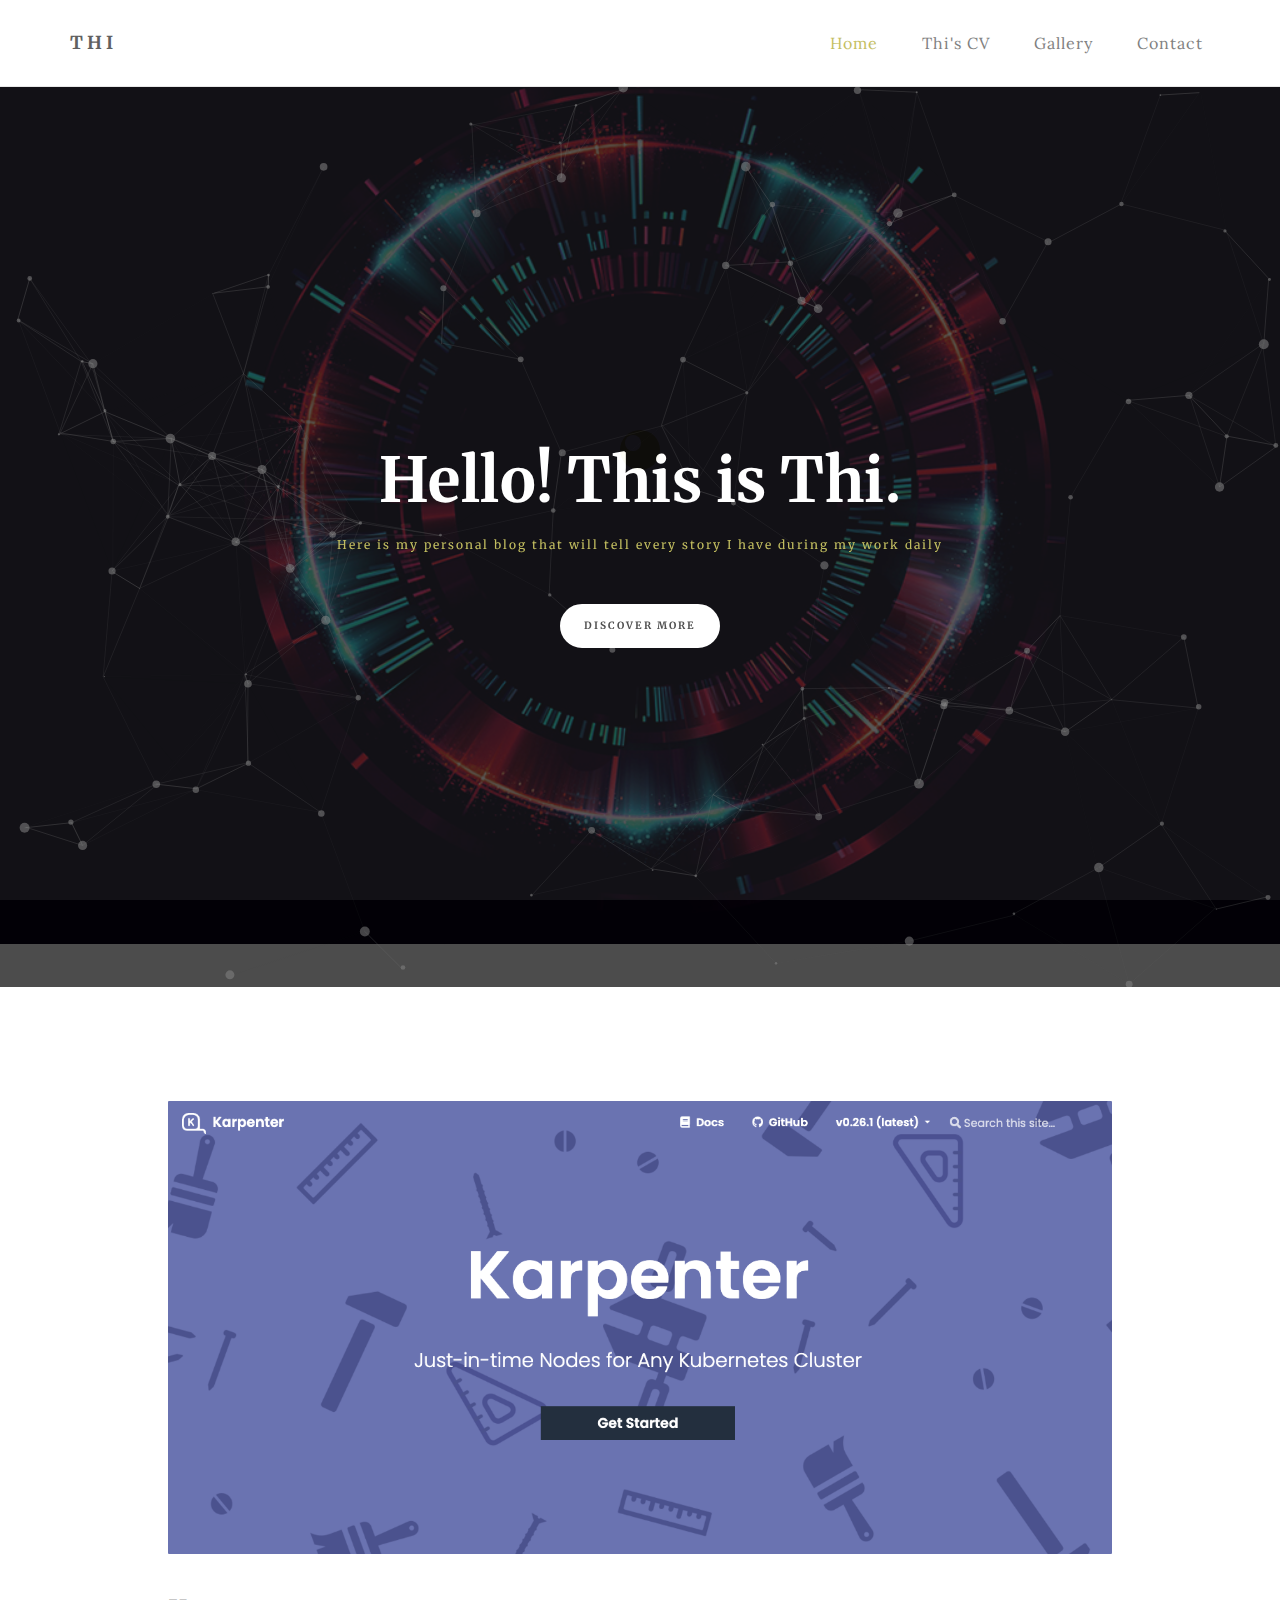
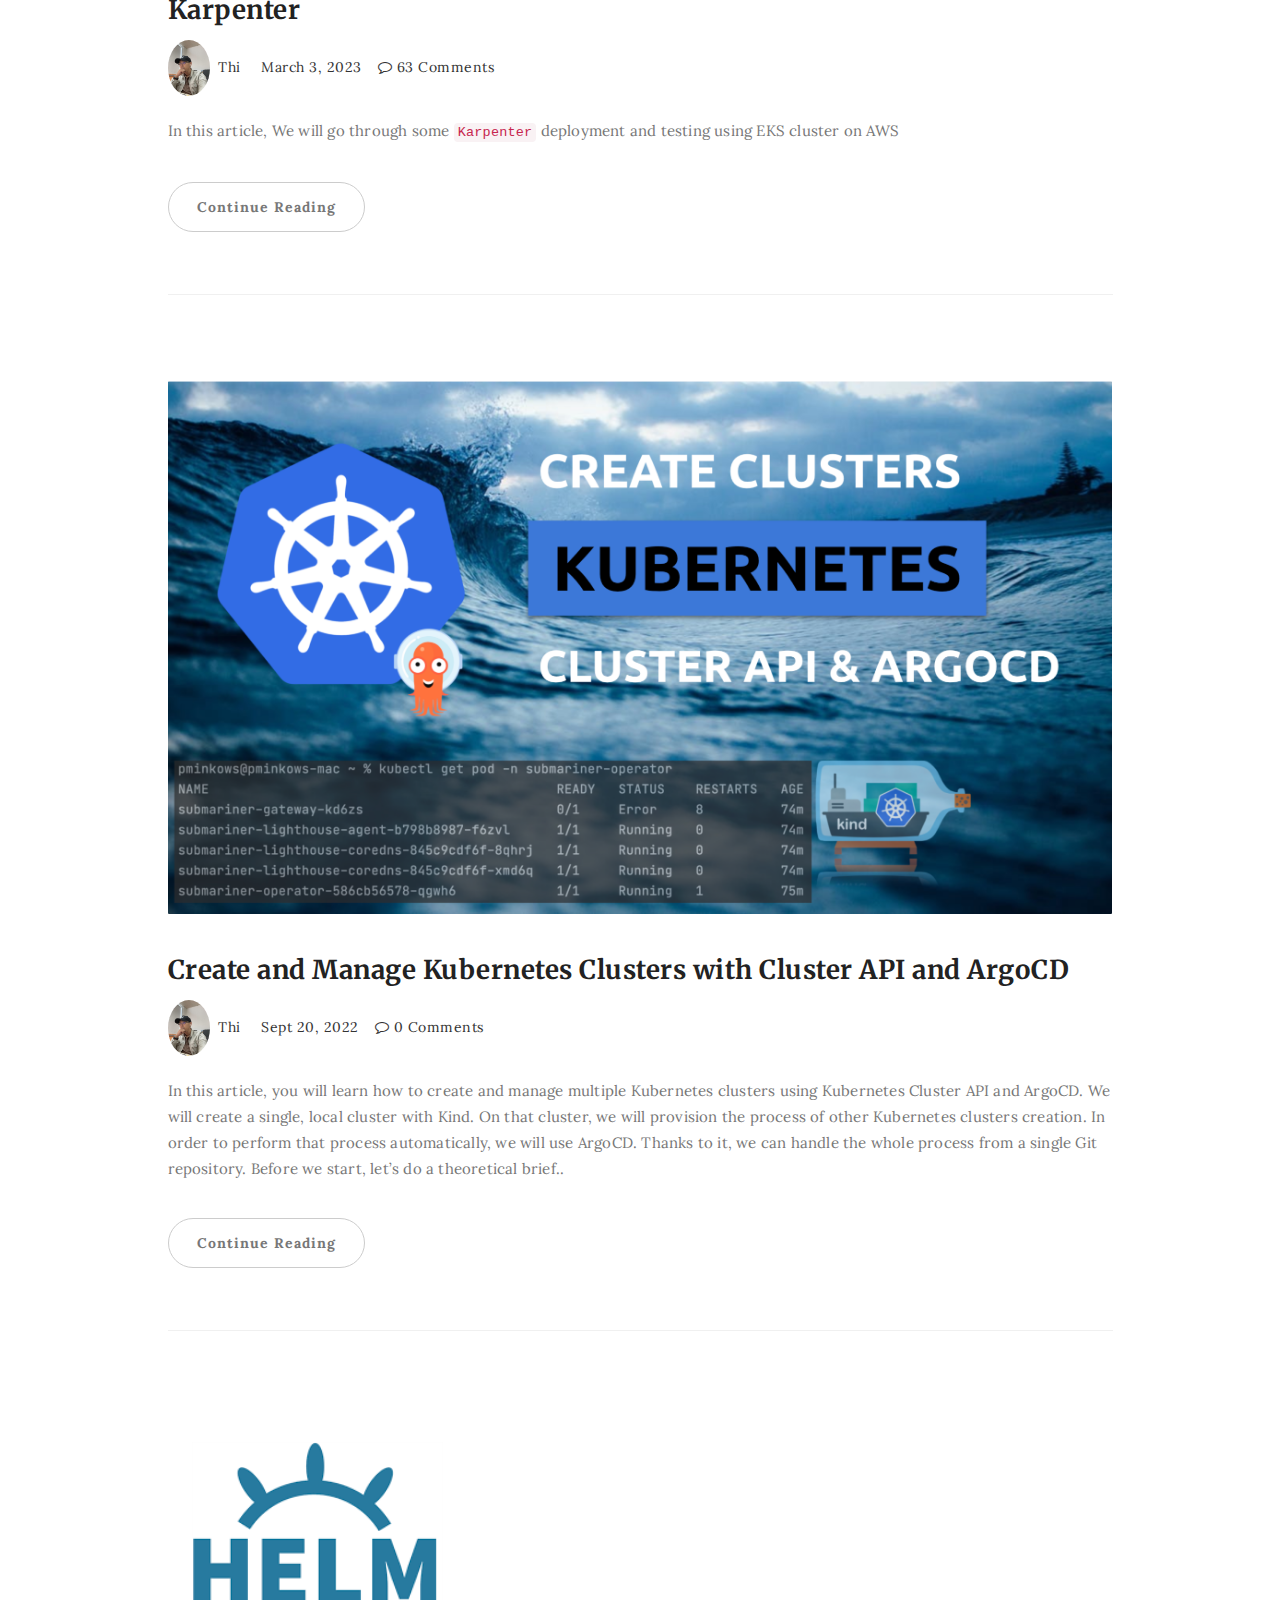
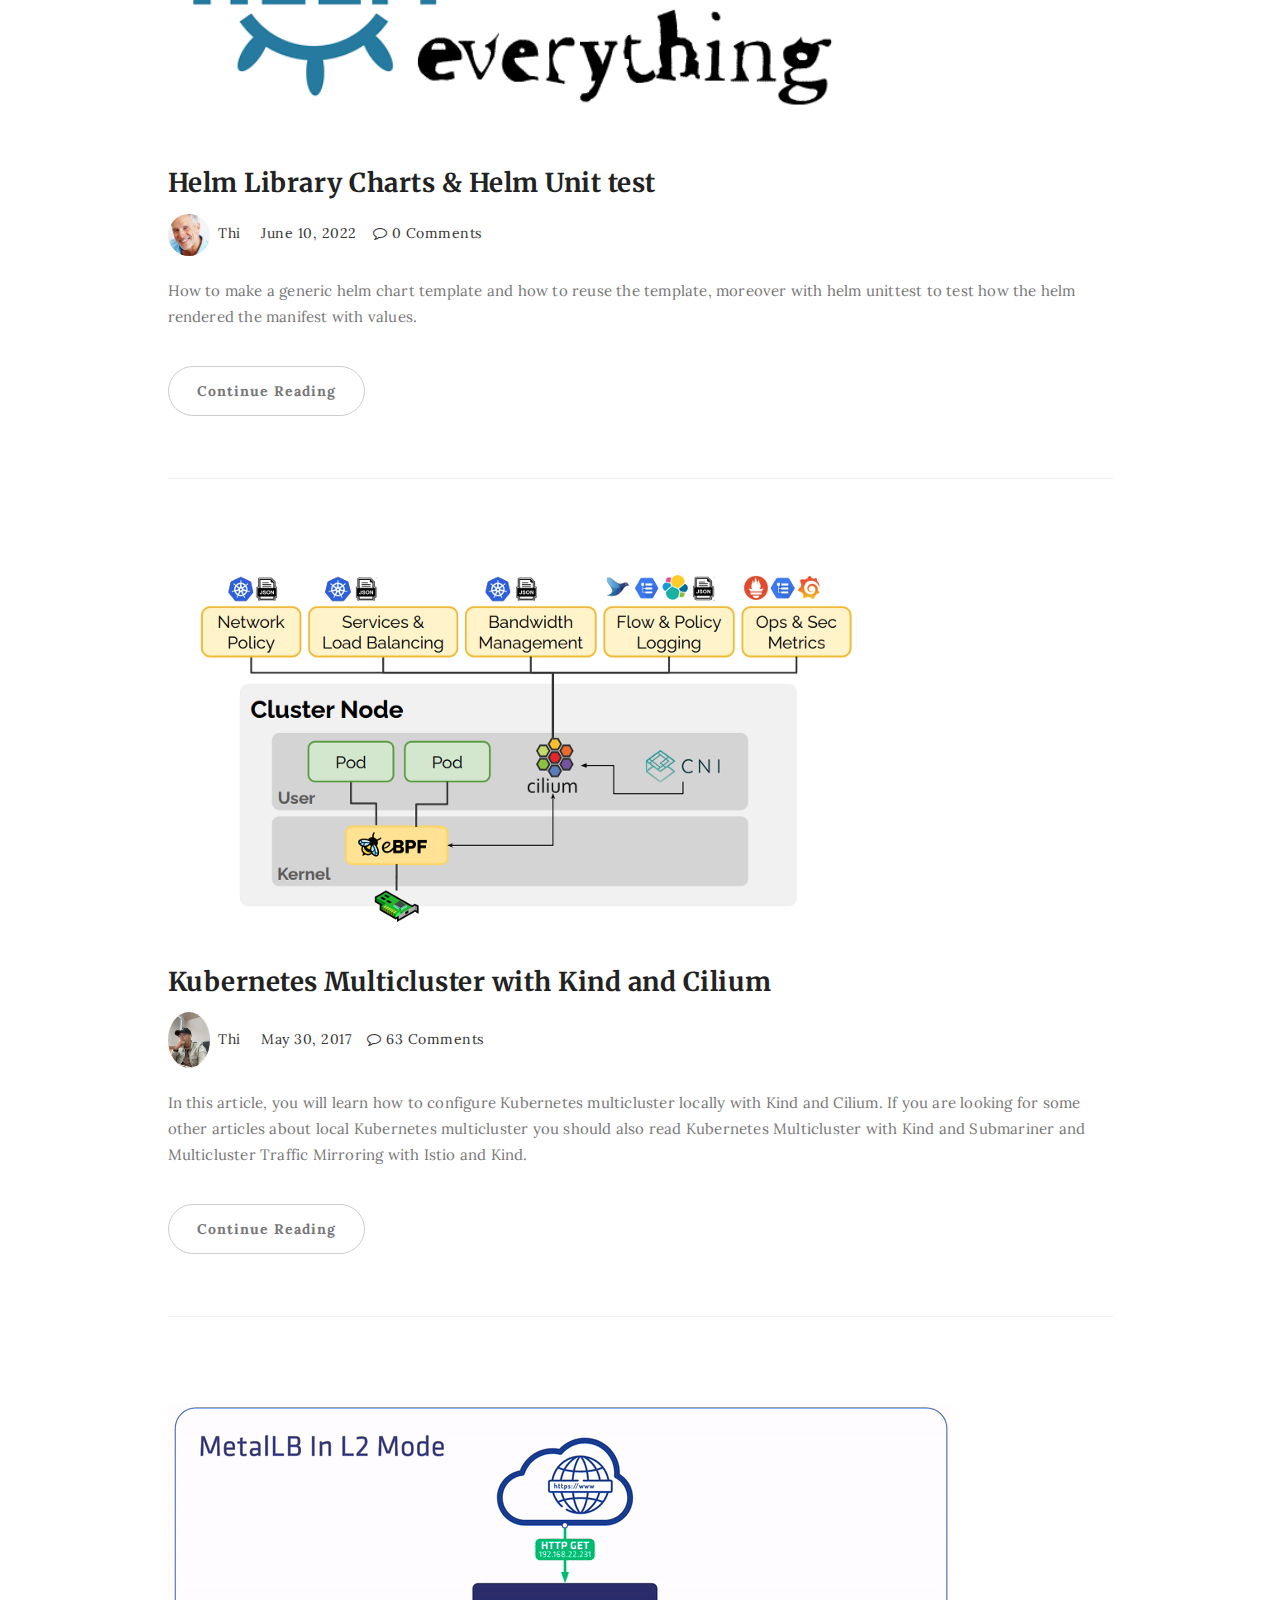
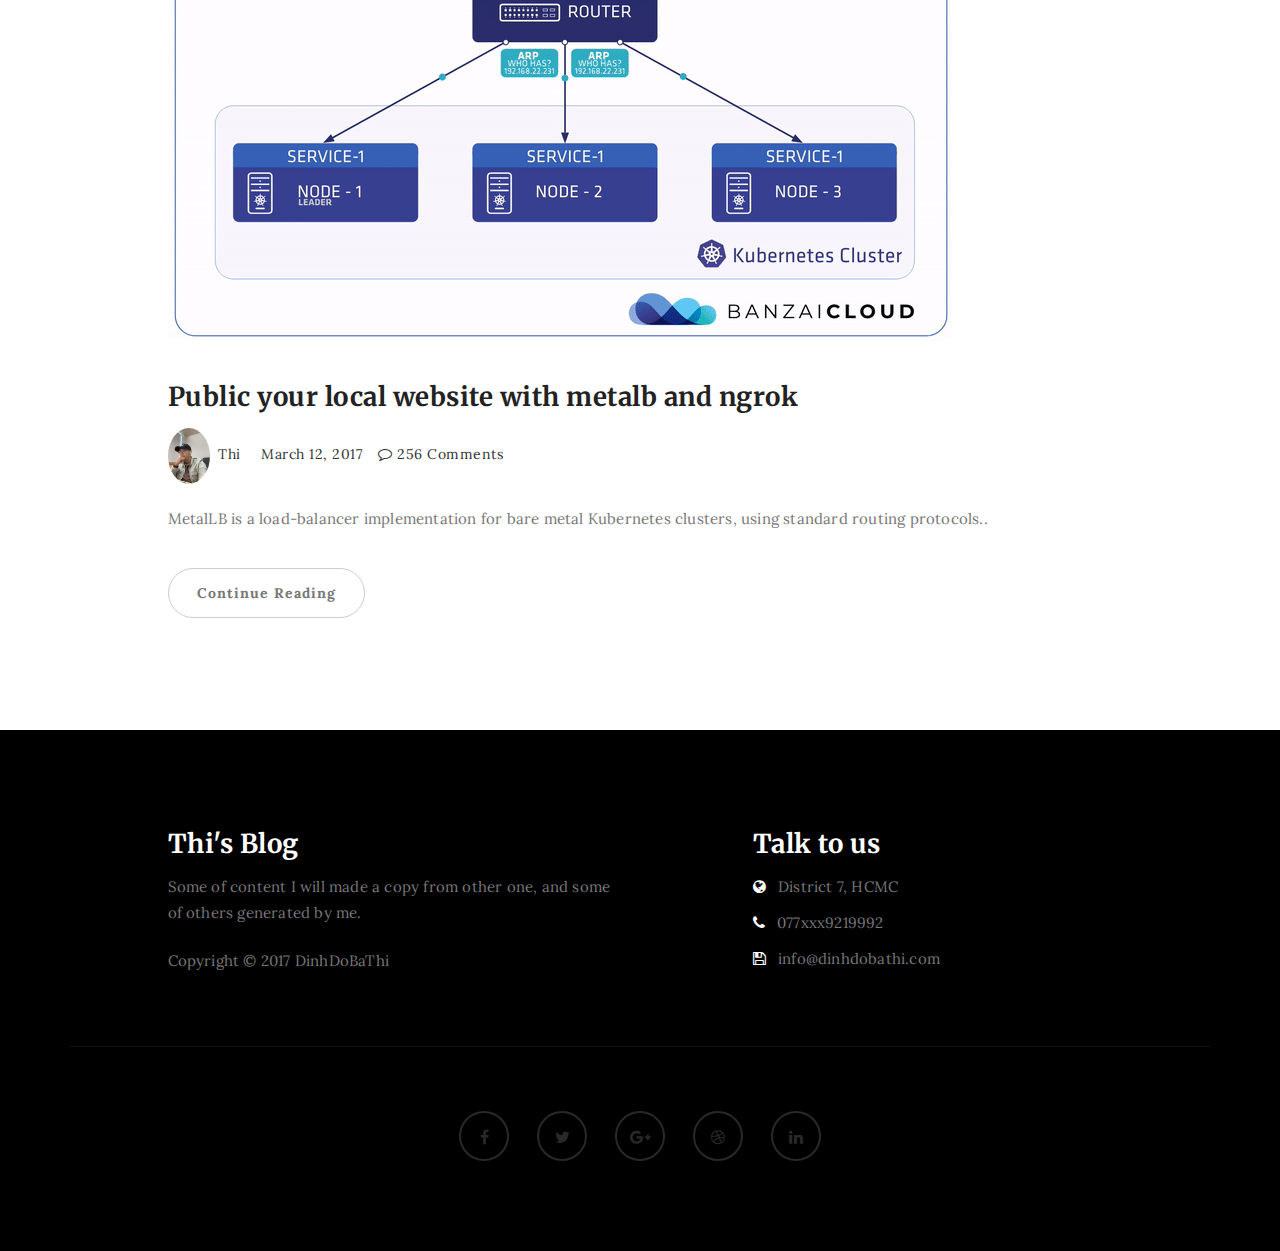
<file: index.html>
<!DOCTYPE html>
<html lang="en">
<head>

<meta charset="UTF-8">
<meta http-equiv="X-UA-Compatible" content="IE=Edge">
<meta name="description" content="">
<meta name="keywords" content="">
<meta name="author" content="">
<meta name="viewport" content="width=device-width, initial-scale=1, maximum-scale=1">

<title>Thi's blog</title>
<!--

Template 2085 Neuron

http://www.tooplate.com/view/2085-neuron

-->
<link rel="stylesheet" href="css/bootstrap.min.css">
<link rel="stylesheet" href="css/font-awesome.min.css">

<!-- Main css -->
<link rel="stylesheet" href="css/style.css">
<link href="https://fonts.googleapis.com/css?family=Lora|Merriweather:300,400" rel="stylesheet">

</head>
<body>

<!-- PRE LOADER -->

<div class="preloader">
     <div class="sk-spinner sk-spinner-wordpress">
          <span class="sk-inner-circle"></span>
     </div>
</div>

<!-- Navigation section  -->

<div class="navbar navbar-default navbar-static-top" role="navigation">
     <div class="container">

          <div class="navbar-header">
               <button class="navbar-toggle" data-toggle="collapse" data-target=".navbar-collapse">
                    <span class="icon icon-bar"></span>
                    <span class="icon icon-bar"></span>
                    <span class="icon icon-bar"></span>
               </button>
               <a href="index.html" class="navbar-brand">Thi</a>
          </div>
          <div class="collapse navbar-collapse">
               <ul class="nav navbar-nav navbar-right">
                    <li class="active"><a href="index.html">Home</a></li>
                    <li><a href="http://dinhdobathi.com">Thi's CV</a></li>
                    <li><a href="gallery.html">Gallery</a></li>
                    <li><a href="contact.html">Contact</a></li>
               </ul>
          </div>

  </div>
</div>

<!-- Home Section -->

<section id="home" class="main-home parallax-section">
     <div class="overlay"></div>
     <div id="particles-js"></div>
     <div class="container">
          <div class="row">

               <div class="col-md-12 col-sm-12">
                    <h1>Hello! This is Thi.</h1>
                    <h4>Here is my personal blog that will tell every story I have during my work daily</h4>
                    <a href="#blog" class="smoothScroll btn btn-default">Discover More</a>
               </div>

          </div>
     </div>
</section>

<!-- Blog Section -->

<section id="blog">
     <div class="container">
          <div class="row">

               <div class="col-md-offset-1 col-md-10 col-sm-12">



                    <div class="blog-post-thumb">
                         <div class="blog-post-image">
                              <a href="karpenter.html">
                                   <img src="images/karpenter1.png" class="img-responsive" alt="Blog Image">
                              </a>
                         </div>
                         <div class="blog-post-title">
                              <h3><a href="karpenter.html">Karpenter 
                              </a></h3>
                         </div>
                         <div class="blog-post-format">
                              <span><a href="#"><img src="images/author-image1.jpg" class="img-responsive img-circle"> Thi</a></span>
                              <span><i class="fa fa-date"></i> March 3, 2023</span>
                              <span><a href="#"><i class="fa fa-comment-o"></i> 63 Comments</a></span>
                         </div>
                         <div class="blog-post-des">
                              <p>In this article, We will go through some <code>Karpenter</code> deployment and testing using EKS cluster on AWS</p>
                              <a href="karpenter.html" class="btn btn-default">Continue Reading</a>
                         </div>
                    </div>


                    <div class="blog-post-thumb">
                         <div class="blog-post-image">
                              <a href="create-and-manage-kubernetes-clusters-with-cluster-api-and-argocd.html">
                                   <img src="images/blog-image1.jpg" class="img-responsive" alt="Blog Image">
                              </a>
                         </div>
                         <div class="blog-post-title">
                              <h3><a href="create-and-manage-kubernetes-clusters-with-cluster-api-and-argocd.html">Create and Manage Kubernetes Clusters with Cluster API and ArgoCD</a></h3>
                         </div>
                         <div class="blog-post-format">
                              <span><a href="#"><img src="images/author-image1.jpg" class="img-responsive img-circle"> Thi</a></span>
                              <span><i class="fa fa-date"></i> Sept 20, 2022</span>
                              <span><a href="#"><i class="fa fa-comment-o"></i> 0 Comments</a></span>
                         </div>
                         <div class="blog-post-des">
                              <p>In this article, you will learn how to create and manage multiple Kubernetes clusters using Kubernetes Cluster API and ArgoCD. We will create a single, local cluster with Kind. On that cluster, we will provision the process of other Kubernetes clusters creation. In order to perform that process automatically, we will use ArgoCD. Thanks to it, we can handle the whole process from a single Git repository. Before we start, let’s do a theoretical brief..</p>
                              <a href="create-and-manage-kubernetes-clusters-with-cluster-api-and-argocd.html" class="btn btn-default">Continue Reading</a>
                         </div>
                    </div>

                    <div class="blog-post-thumb">
                         <div class="blog-post-image">
                              <a href="helm-chart.html">
                                   <img src="images/blog-image2.jpg" class="img-responsive" alt="Blog Image">
                              </a>
                         </div>
                         <div class="blog-post-title">
                              <h3><a href="helm-chart.html">Helm Library Charts & Helm Unit test
                              </a></h3>
                         </div>
                         <div class="blog-post-format">
                              <span><a href="#"><img src="images/author-image2.jpg" class="img-responsive img-circle"> Thi</a></span>
                              <span><i class="fa fa-date"></i> June 10, 2022</span>
                              <span><a href="#"><i class="fa fa-comment-o"></i> 0 Comments</a></span>
                         </div>
                         <div class="blog-post-des">
                              <p>How to make a generic helm chart template and how to reuse the template, moreover with helm unittest to test how the helm rendered the manifest with values.</p>
                              <a href="helm-chart.html" class="btn btn-default">Continue Reading</a>
                         </div>
                    </div>

                    <div class="blog-post-thumb">
                         <div class="blog-post-image">
                              <a href="k8s-multicluster-with-kind-and-cilium.html">
                                   <img src="images/blog-image5.jpg" class="img-responsive" alt="Blog Image">
                              </a>
                         </div>
                         <div class="blog-post-title">
                              <h3><a href="k8s-multicluster-with-kind-and-cilium.html">Kubernetes Multicluster with Kind and Cilium
                              </a></h3>
                         </div>
                         <div class="blog-post-format">
                              <span><a href="#"><img src="images/author-image1.jpg" class="img-responsive img-circle"> Thi</a></span>
                              <span><i class="fa fa-date"></i> May 30, 2017</span>
                              <span><a href="#"><i class="fa fa-comment-o"></i> 63 Comments</a></span>
                         </div>
                         <div class="blog-post-des">
                              <p>In this article, you will learn how to configure Kubernetes multicluster locally with Kind and Cilium. If you are looking for some other articles about local Kubernetes multicluster you should also read Kubernetes Multicluster with Kind and Submariner and Multicluster Traffic Mirroring with Istio and Kind.</p>
                              <a href="single-post.html" class="btn btn-default">Continue Reading</a>
                         </div>
                    </div>



                    <div class="blog-post-thumb">
                         <div class="blog-post-image">
                              <a href="single-post.html">
                                   <img src="images/blog-image6.jpg" class="img-responsive" alt="Blog Image">
                              </a>
                         </div>
                         <div class="blog-post-title">
                              <h3><a href="single-post.html">Public your local website with metalb and ngrok</a></h3>
                         </div>
                         <div class="blog-post-format">
                              <span><a href="#"><img src="images/author-image1.jpg" class="img-responsive img-circle"> Thi</a></span>
                              <span><i class="fa fa-date"></i> March 12, 2017</span>
                              <span><a href="#"><i class="fa fa-comment-o"></i> 256 Comments</a></span>
                         </div>
                         <div class="blog-post-des">
                              <p>MetalLB is a load-balancer implementation for bare metal Kubernetes clusters, using standard routing protocols..</p>
                              <a href="single-post.html" class="btn btn-default">Continue Reading</a>
                         </div>
                    </div>
               </div>

          </div>
     </div>
</section>

<!-- Footer Section -->

<footer>
     <div class="container">
          <div class="row">

               <div class="col-md-5 col-md-offset-1 col-sm-6">
                    <h3>Thi's Blog</h3>
                    <p>Some of content I will made a copy from other one, and some of others generated by me.</p>
                    <div class="footer-copyright">
                         <p>Copyright &copy; 2017 DinhDoBaThi</p>
                    </div>
               </div>

               <div class="col-md-4 col-md-offset-1 col-sm-6">
                    <h3>Talk to us</h3>
                    <p><i class="fa fa-globe"></i> District 7, HCMC</p>
                    <p><i class="fa fa-phone"></i> 077xxx9219992</p>
                    <p><i class="fa fa-save"></i> info@dinhdobathi.com</p>
               </div>

               <div class="clearfix col-md-12 col-sm-12">
                    <hr>
               </div>

               <div class="col-md-12 col-sm-12">
                    <ul class="social-icon">
                         <li><a href="#" class="fa fa-facebook"></a></li>
                         <li><a href="#" class="fa fa-twitter"></a></li>
                         <li><a href="#" class="fa fa-google-plus"></a></li>
                         <li><a href="#" class="fa fa-dribbble"></a></li>
                         <li><a href="#" class="fa fa-linkedin"></a></li>
                    </ul>
               </div>
               
          </div>
     </div>
</footer>

<!-- Back top -->
<a href="#back-top" class="go-top"><i class="fa fa-angle-up"></i></a>

<!-- SCRIPTS -->

<script src="js/jquery.js"></script>
<script src="js/bootstrap.min.js"></script>
<script src="js/particles.min.js"></script>
<script src="js/app.js"></script>
<script src="js/jquery.parallax.js"></script>
<script src="js/smoothscroll.js"></script>
<script src="js/custom.js"></script>

</body>
</html>
</file>
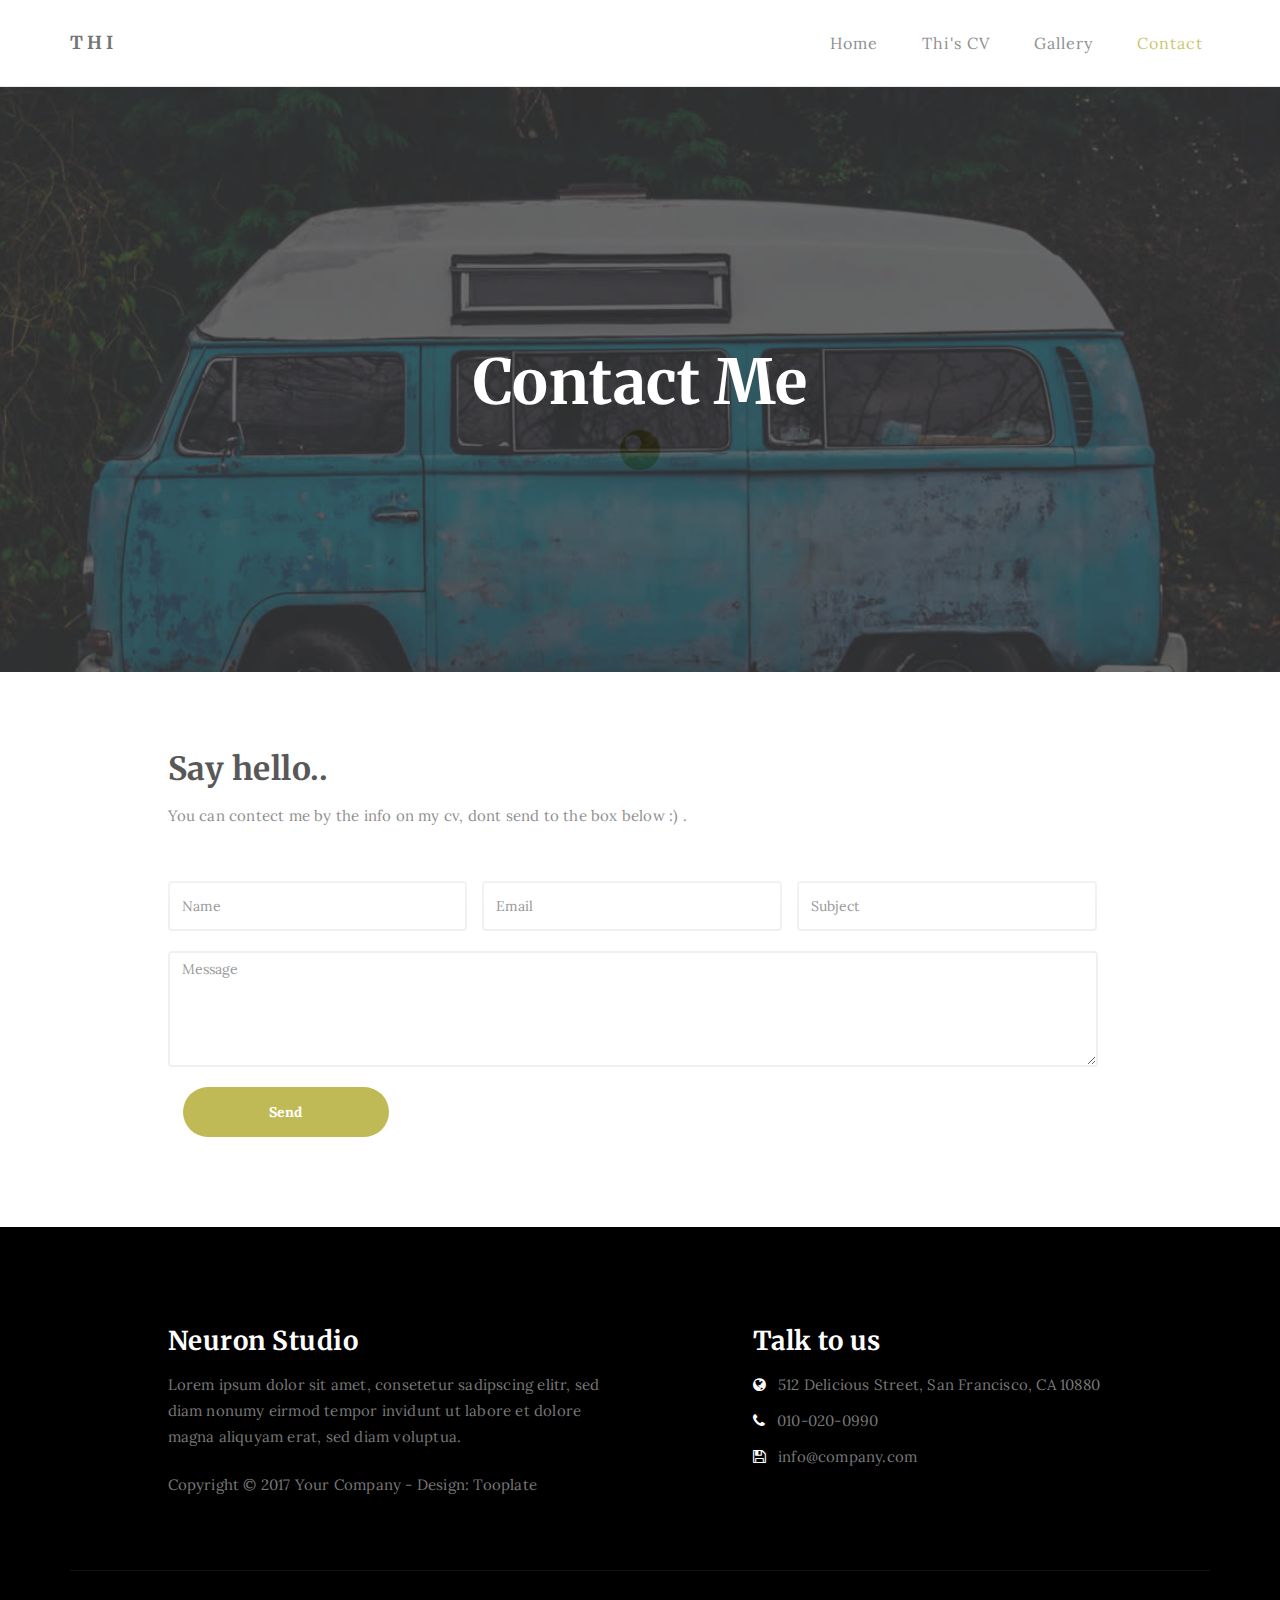
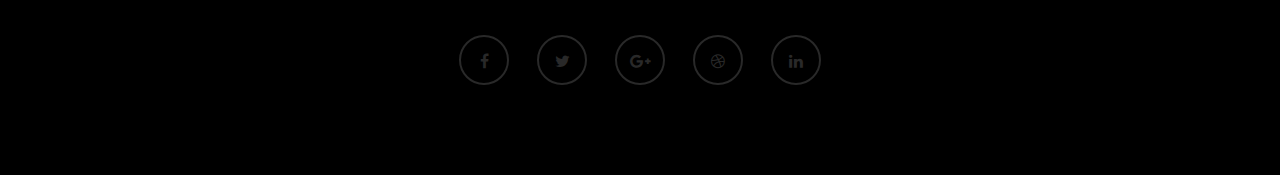
<file: contact.html>
<!DOCTYPE html>
<html lang="en">
<head>

<meta charset="UTF-8">
<meta http-equiv="X-UA-Compatible" content="IE=Edge">
<meta name="description" content="">
<meta name="keywords" content="">
<meta name="author" content="">
<meta name="viewport" content="width=device-width, initial-scale=1, maximum-scale=1">

<title>Neuron Template - Contact</title>
<!--

Template 2085 Neuron

http://www.tooplate.com/view/2085-neuron

-->
<link rel="stylesheet" href="css/bootstrap.min.css">
<link rel="stylesheet" href="css/font-awesome.min.css">

<!-- Main css -->
<link rel="stylesheet" href="css/style.css">
<link href="https://fonts.googleapis.com/css?family=Lora|Merriweather:300,400" rel="stylesheet">

</head>
<body>

<!-- PRE LOADER -->

<div class="preloader">
     <div class="sk-spinner sk-spinner-wordpress">
          <span class="sk-inner-circle"></span>
     </div>
</div>

<!-- Navigation section  -->

<div class="navbar navbar-default navbar-static-top" role="navigation">
     <div class="container">

          <div class="navbar-header">
               <button class="navbar-toggle" data-toggle="collapse" data-target=".navbar-collapse">
                    <span class="icon icon-bar"></span>
                    <span class="icon icon-bar"></span>
                    <span class="icon icon-bar"></span>
               </button>
               <a href="index.html" class="navbar-brand">Thi</a>
          </div>
          <div class="collapse navbar-collapse">
               <ul class="nav navbar-nav navbar-right">
                    <li><a href="index.html">Home</a></li>
                    <li><a href="http://dinhdobathi.com">Thi's CV</a></li>
                    <li><a href="gallery.html">Gallery</a></li>
                    <li class="active"><a href="contact.html">Contact</a></li>
               </ul>
          </div>

  </div>
</div>

<!-- Home Section -->

<section id="home" class="main-contact parallax-section">
     <div class="overlay"></div>
     <div class="container">
          <div class="row">

               <div class="col-md-12 col-sm-12">
                    <h1>Contact Me</h1>
               </div>

          </div>
     </div>
</section>

<!-- Contact Section -->

<section id="contact">
     <div class="container">
          <div class="row">

               <div class="col-md-offset-1 col-md-10 col-sm-12">
                    <h2>Say hello..</h2>
                    <p>You can contect me by the info on my cv, dont send to the box below :) .</p>

                    <form action="#" method="post">
                         <div class="col-md-4 col-sm-4">
                              <input name="name" type="text" class="form-control" id="name" placeholder="Name">
                         </div>
                         <div class="col-md-4 col-sm-4">
                              <input name="email" type="email" class="form-control" id="email" placeholder="Email">
                      	 </div>
                         <div class="col-md-4 col-sm-4">
                              <input name="subject" type="text" class="form-control" id="subject" placeholder="Subject">
                      	 </div>
                         <div class="col-md-12 col-sm-12">
                              <textarea name="message" rows="5" class="form-control" id="message" placeholder="Message"></textarea>
                         </div>
                         <div class="col-md-3 col-sm-6">
                              <input name="submit" type="submit" class="form-control" id="submit" value="Send">
                         </div>
                    </form>
               </div>

          </div>
     </div>
</section>

<!-- Footer Section -->

<footer>
     <div class="container">
          <div class="row">

               <div class="col-md-5 col-md-offset-1 col-sm-6">
                    <h3>Neuron Studio</h3>
                    <p>Lorem ipsum dolor sit amet, consetetur sadipscing elitr, sed diam nonumy eirmod tempor invidunt ut labore et dolore magna aliquyam erat, sed diam voluptua.</p>
                    <div class="footer-copyright">
                         <p>Copyright &copy; 2017 Your Company - Design: Tooplate</p>
                    </div>
               </div>

               <div class="col-md-4 col-md-offset-1 col-sm-6">
                    <h3>Talk to us</h3>
                    <p><i class="fa fa-globe"></i> 512 Delicious Street, San Francisco, CA 10880</p>
                    <p><i class="fa fa-phone"></i> 010-020-0990</p>
                    <p><i class="fa fa-save"></i> info@company.com</p>
               </div>

               <div class="clearfix col-md-12 col-sm-12">
                    <hr>
               </div>

               <div class="col-md-12 col-sm-12">
                    <ul class="social-icon">
                         <li><a href="#" class="fa fa-facebook"></a></li>
                         <li><a href="#" class="fa fa-twitter"></a></li>
                         <li><a href="#" class="fa fa-google-plus"></a></li>
                         <li><a href="#" class="fa fa-dribbble"></a></li>
                         <li><a href="#" class="fa fa-linkedin"></a></li>
                    </ul>
               </div>
               
          </div>
     </div>
</footer>

<!-- Back top -->
<a href="#back-top" class="go-top"><i class="fa fa-angle-up"></i></a>

<!-- SCRIPTS -->

<script src="js/jquery.js"></script>
<script src="js/bootstrap.min.js"></script>
<script src="js/jquery.parallax.js"></script>
<script src="js/custom.js"></script>

</body>
</html>
</file>
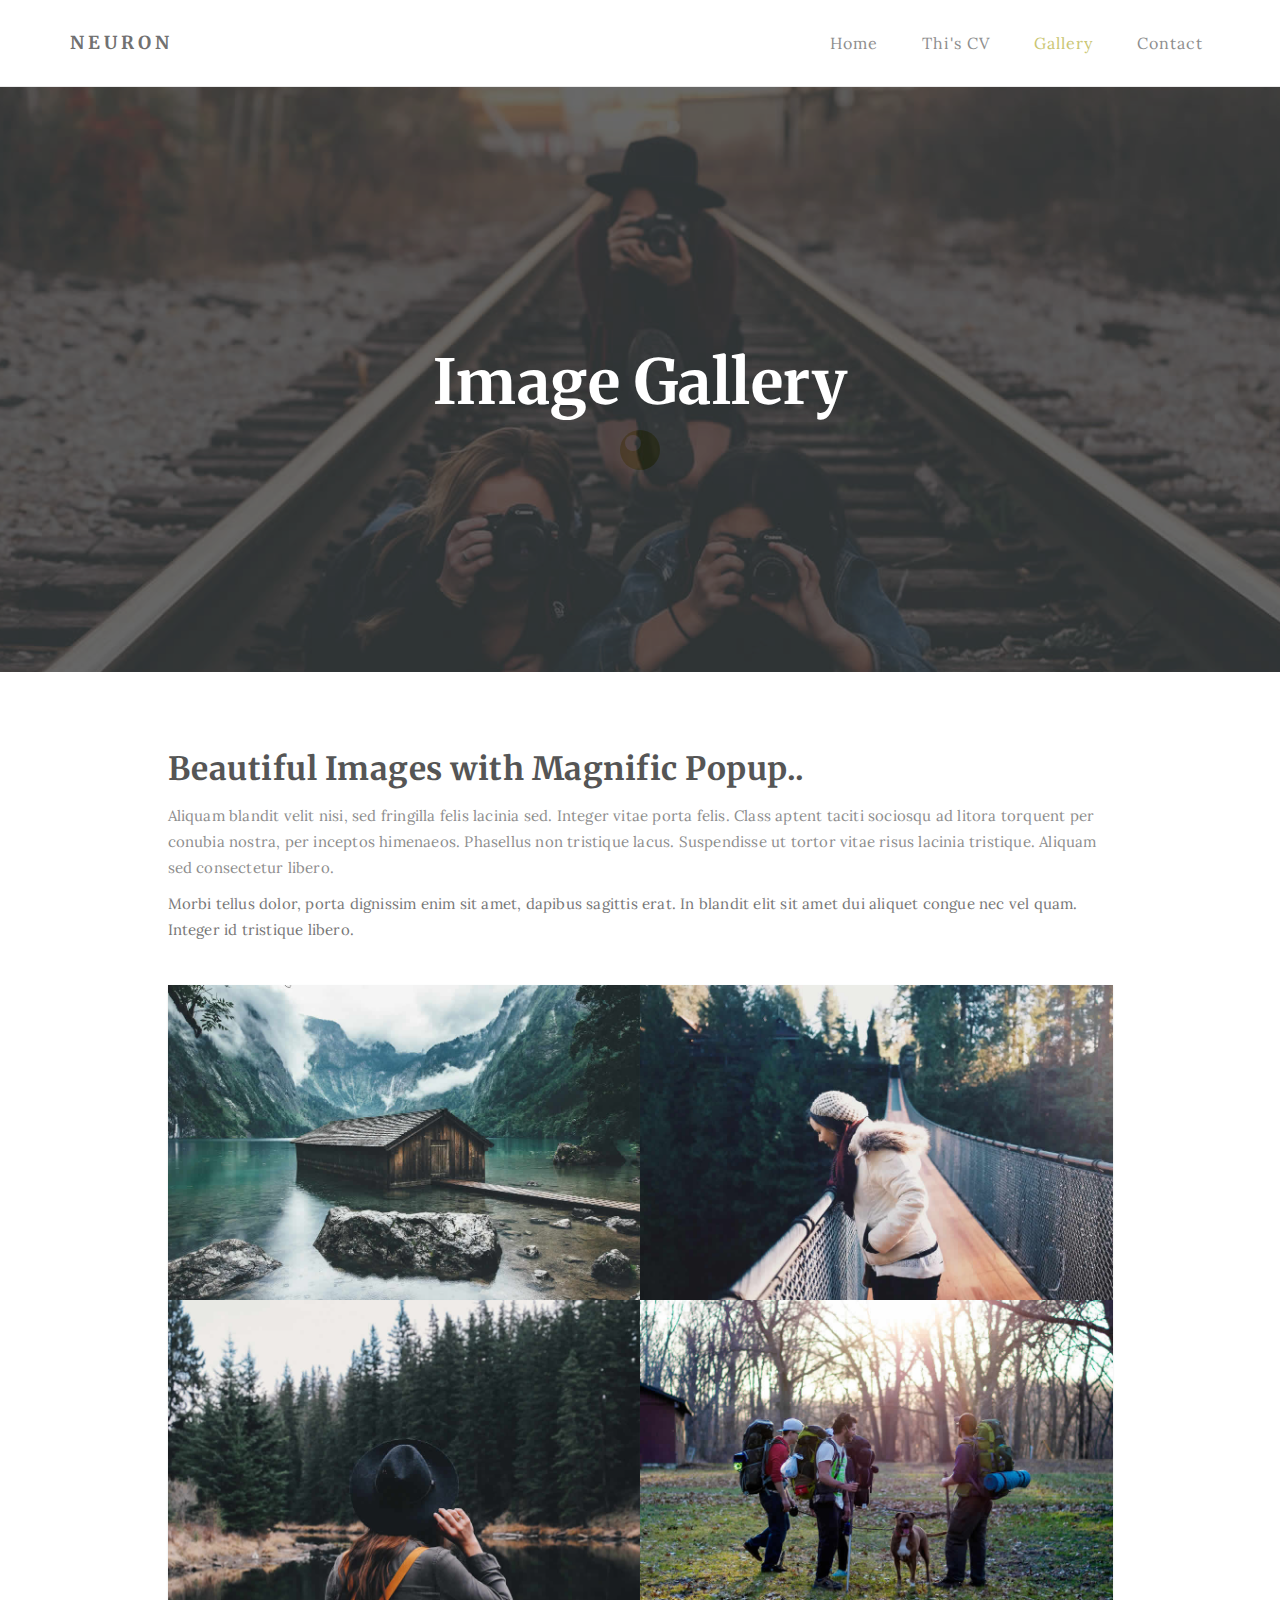
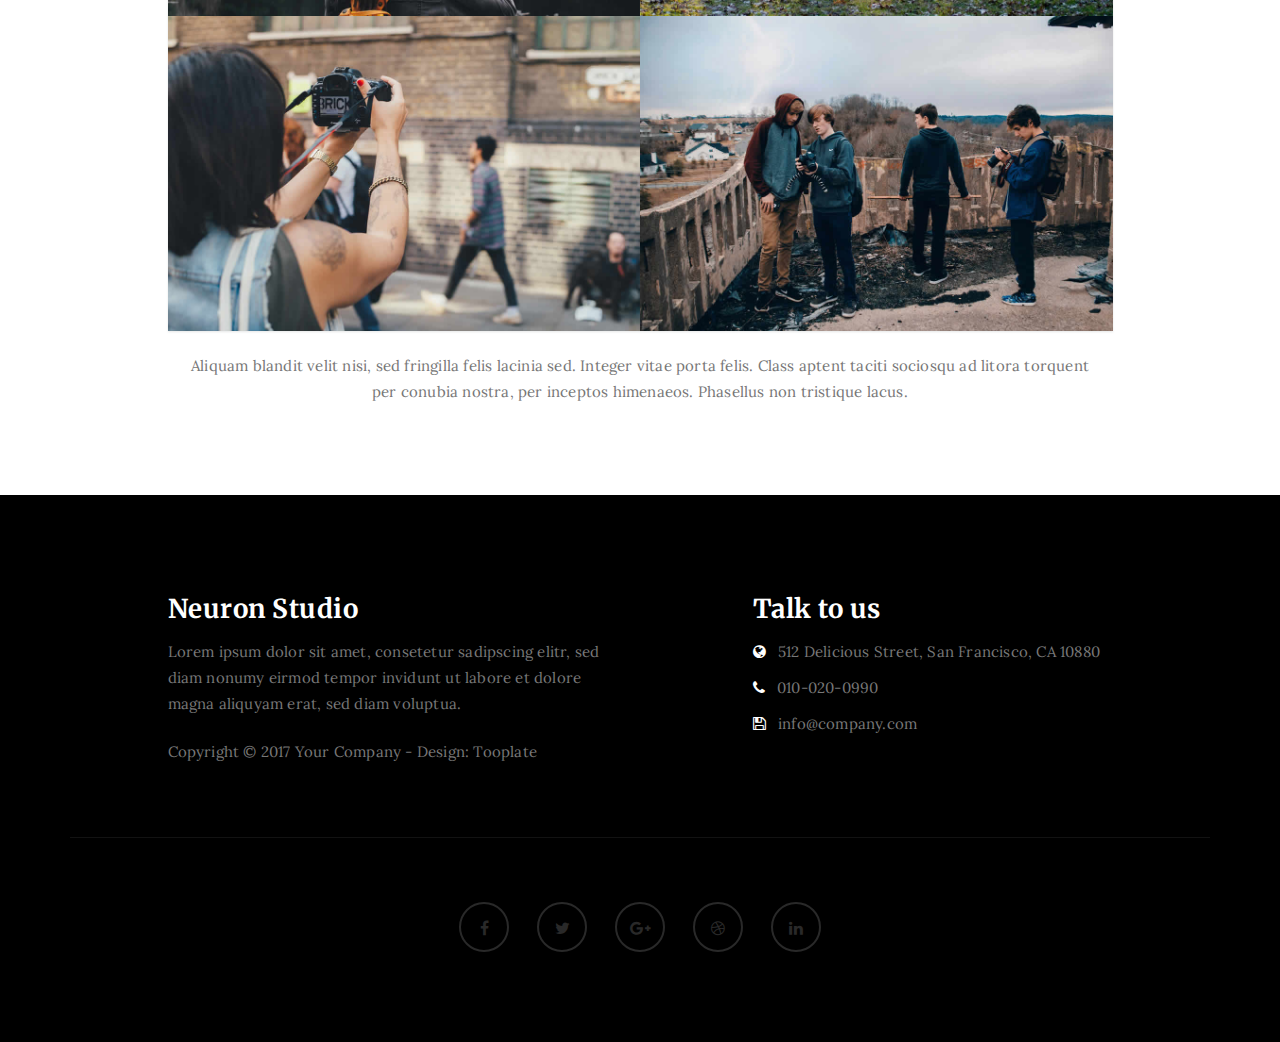
<file: gallery.html>
<!DOCTYPE html>
<html lang="en">
<head>

<meta charset="UTF-8">
<meta http-equiv="X-UA-Compatible" content="IE=Edge">
<meta name="description" content="">
<meta name="keywords" content="">
<meta name="author" content="">
<meta name="viewport" content="width=device-width, initial-scale=1, maximum-scale=1">

<title>Neuron Template - Gallery</title>
<!--

Template 2085 Neuron

http://www.tooplate.com/view/2085-neuron

-->
<link rel="stylesheet" href="css/bootstrap.min.css">
<link rel="stylesheet" href="css/font-awesome.min.css">
<link rel="stylesheet" href="css/magnific-popup.css">

<!-- Main css -->
<link rel="stylesheet" href="css/style.css">
<link href="https://fonts.googleapis.com/css?family=Lora|Merriweather:300,400" rel="stylesheet">

</head>
<body>

<!-- PRE LOADER -->

<div class="preloader">
     <div class="sk-spinner sk-spinner-wordpress">
          <span class="sk-inner-circle"></span>
     </div>
</div>

<!-- Navigation section  -->

<div class="navbar navbar-default navbar-static-top" role="navigation">
     <div class="container">

          <div class="navbar-header">
               <button class="navbar-toggle" data-toggle="collapse" data-target=".navbar-collapse">
                    <span class="icon icon-bar"></span>
                    <span class="icon icon-bar"></span>
                    <span class="icon icon-bar"></span>
               </button>
               <a href="index.html" class="navbar-brand">Neuron</a>
          </div>
          <div class="collapse navbar-collapse">
               <ul class="nav navbar-nav navbar-right">
                    <li><a href="index.html">Home</a></li>
                    <li><a href="http://dinhdobathi.com">Thi's CV</a></li>
                    <li class="active"><a href="gallery.html">Gallery</a></li>
                    <li><a href="contact.html">Contact</a></li>
               </ul>
          </div>

  </div>
</div>

<!-- Home Section -->

<section id="home" class="main-gallery parallax-section">
     <div class="overlay"></div>
     <div class="container">
          <div class="row">

               <div class="col-md-12 col-sm-12">
                    <h1>Image Gallery</h1>
               </div>

          </div>
     </div>
</section>

<!-- Gallery Section -->

<section id="gallery">
     <div class="container">
          <div class="row">

               <div class="col-md-offset-1 col-md-10 col-sm-12">
                    <h2>Beautiful Images with Magnific Popup..</h2>
                    <p>Aliquam blandit velit nisi, sed fringilla felis lacinia sed. Integer vitae porta felis. Class aptent taciti sociosqu ad litora torquent per conubia nostra, per inceptos himenaeos. Phasellus non tristique lacus. Suspendisse ut tortor vitae risus lacinia tristique. Aliquam sed consectetur libero.</p>
                    <p>Morbi tellus dolor, porta dignissim enim sit amet, dapibus sagittis erat. In blandit elit sit amet dui aliquet congue nec vel quam. Integer id tristique libero.</p>
                    <span></span>
                    <div class="col-md-6 col-sm-6">
                         <div class="gallery-thumb">
                              <a href="images/gallery-image1.jpg" class="image-popup">
                                   <img src="images/gallery-image1.jpg" class="img-responsive" alt="Gallery Image">
                              </a>
                         </div>
                    </div>

                    <div class="col-md-6 col-sm-6">
                         <div class="gallery-thumb">
                              <a href="images/gallery-image2.jpg" class="image-popup">
                                   <img src="images/gallery-image2.jpg" class="img-responsive" alt="Gallery Image">
                              </a>
                         </div>
                    </div>

                    <div class="col-md-6 col-sm-6">
                         <div class="gallery-thumb">
                              <a href="images/gallery-image3.jpg" class="image-popup">
                                   <img src="images/gallery-image3.jpg" class="img-responsive" alt="Gallery Image">
                              </a>
                         </div>
                    </div>

                    <div class="col-md-6 col-sm-6">
                         <div class="gallery-thumb">
                              <a href="images/gallery-image4.jpg" class="image-popup">
                                   <img src="images/gallery-image4.jpg" class="img-responsive" alt="Gallery Image">
                              </a>
                         </div>
                    </div>

                    <div class="col-md-6 col-sm-6">
                         <div class="gallery-thumb">
                              <a href="images/gallery-image5.jpg" class="image-popup">
                                   <img src="images/gallery-image5.jpg" class="img-responsive" alt="Gallery Image">
                              </a>
                         </div>
                    </div>

                    <div class="col-md-6 col-sm-6">
                         <div class="gallery-thumb">
                              <a href="images/gallery-image6.jpg" class="image-popup">
                                   <img src="images/gallery-image6.jpg" class="img-responsive" alt="Gallery Image">
                              </a>
                         </div>
                    </div>

                    <div class="col-md-12 col-sm-12">
                         <p>Aliquam blandit velit nisi, sed fringilla felis lacinia sed. Integer vitae porta felis. Class aptent taciti sociosqu ad litora torquent per conubia nostra, per inceptos himenaeos. Phasellus non tristique lacus.</p>
                    </div>
               </div>

          </div>
     </div>
</section>

<!-- Footer Section -->

<footer>
     <div class="container">
          <div class="row">

               <div class="col-md-5 col-md-offset-1 col-sm-6">
                    <h3>Neuron Studio</h3>
                    <p>Lorem ipsum dolor sit amet, consetetur sadipscing elitr, sed diam nonumy eirmod tempor invidunt ut labore et dolore magna aliquyam erat, sed diam voluptua.</p>
                    <div class="footer-copyright">
                         <p>Copyright &copy; 2017 Your Company - Design: Tooplate</p>
                    </div>
               </div>

               <div class="col-md-4 col-md-offset-1 col-sm-6">
                    <h3>Talk to us</h3>
                    <p><i class="fa fa-globe"></i> 512 Delicious Street, San Francisco, CA 10880</p>
                    <p><i class="fa fa-phone"></i> 010-020-0990</p>
                    <p><i class="fa fa-save"></i> info@company.com</p>
               </div>

               <div class="clearfix col-md-12 col-sm-12">
                    <hr>
               </div>

               <div class="col-md-12 col-sm-12">
                    <ul class="social-icon">
                         <li><a href="#" class="fa fa-facebook"></a></li>
                         <li><a href="#" class="fa fa-twitter"></a></li>
                         <li><a href="#" class="fa fa-google-plus"></a></li>
                         <li><a href="#" class="fa fa-dribbble"></a></li>
                         <li><a href="#" class="fa fa-linkedin"></a></li>
                    </ul>
               </div>
               
          </div>
     </div>
</footer>

<!-- Back top -->
<a href="#back-top" class="go-top"><i class="fa fa-angle-up"></i></a>

<!-- SCRIPTS -->

<script src="js/jquery.js"></script>
<script src="js/bootstrap.min.js"></script>
<script src="js/jquery.magnific-popup.min.js"></script>
<script src="js/magnific-popup-options.js"></script>
<script src="js/jquery.parallax.js"></script>
<script src="js/custom.js"></script>

</body>
</html>
</file>
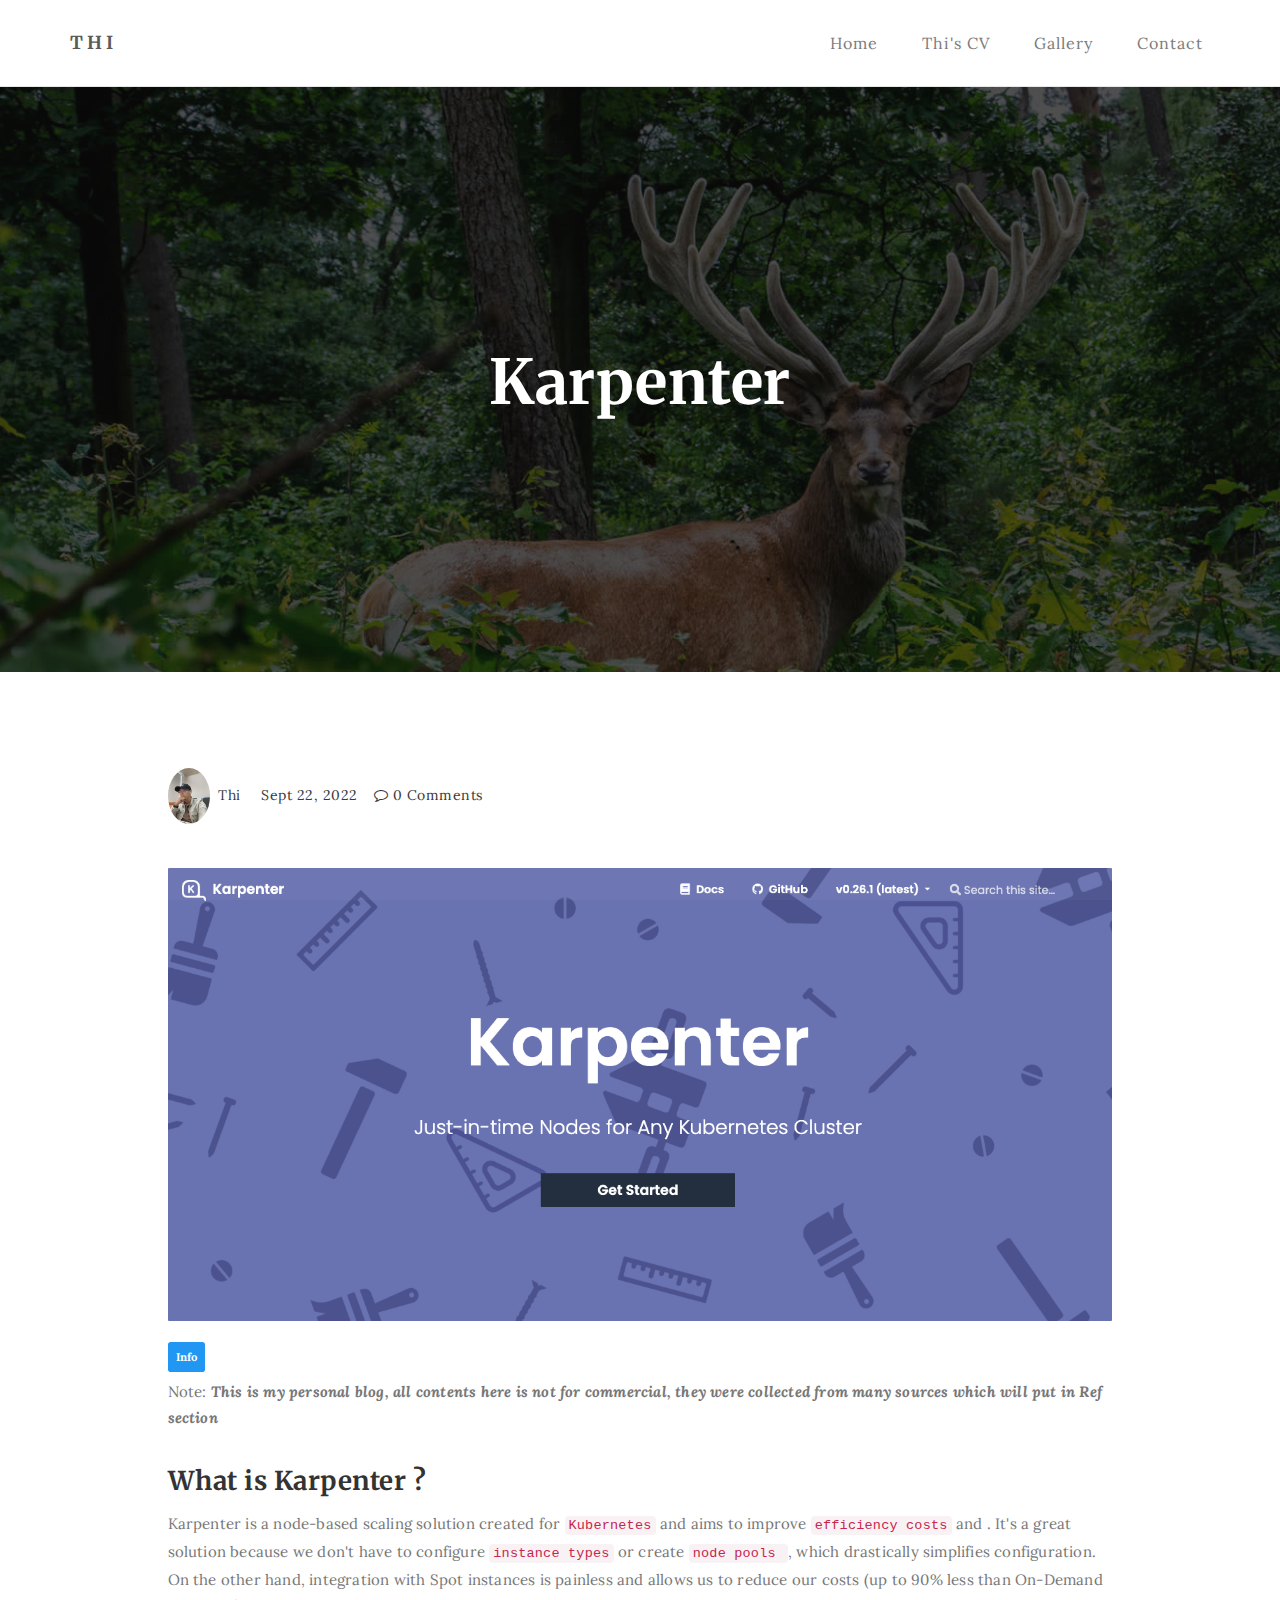
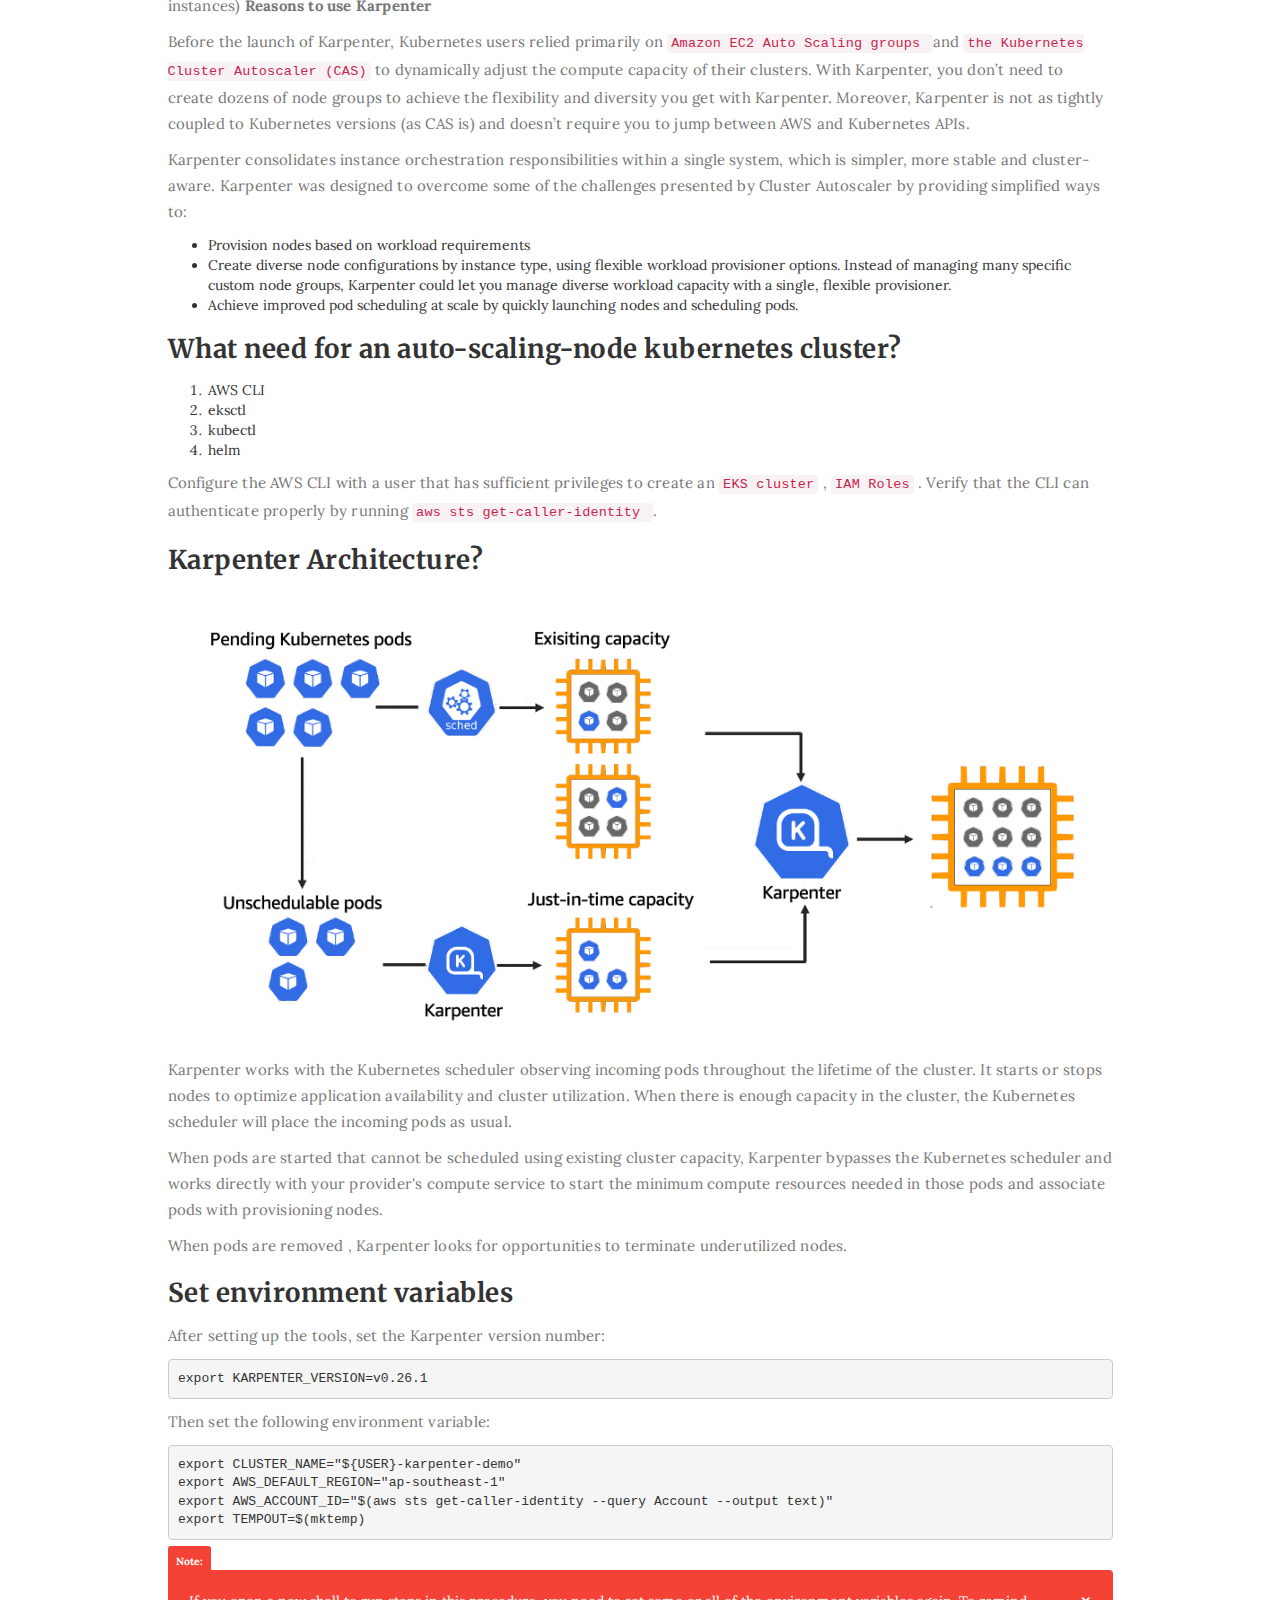
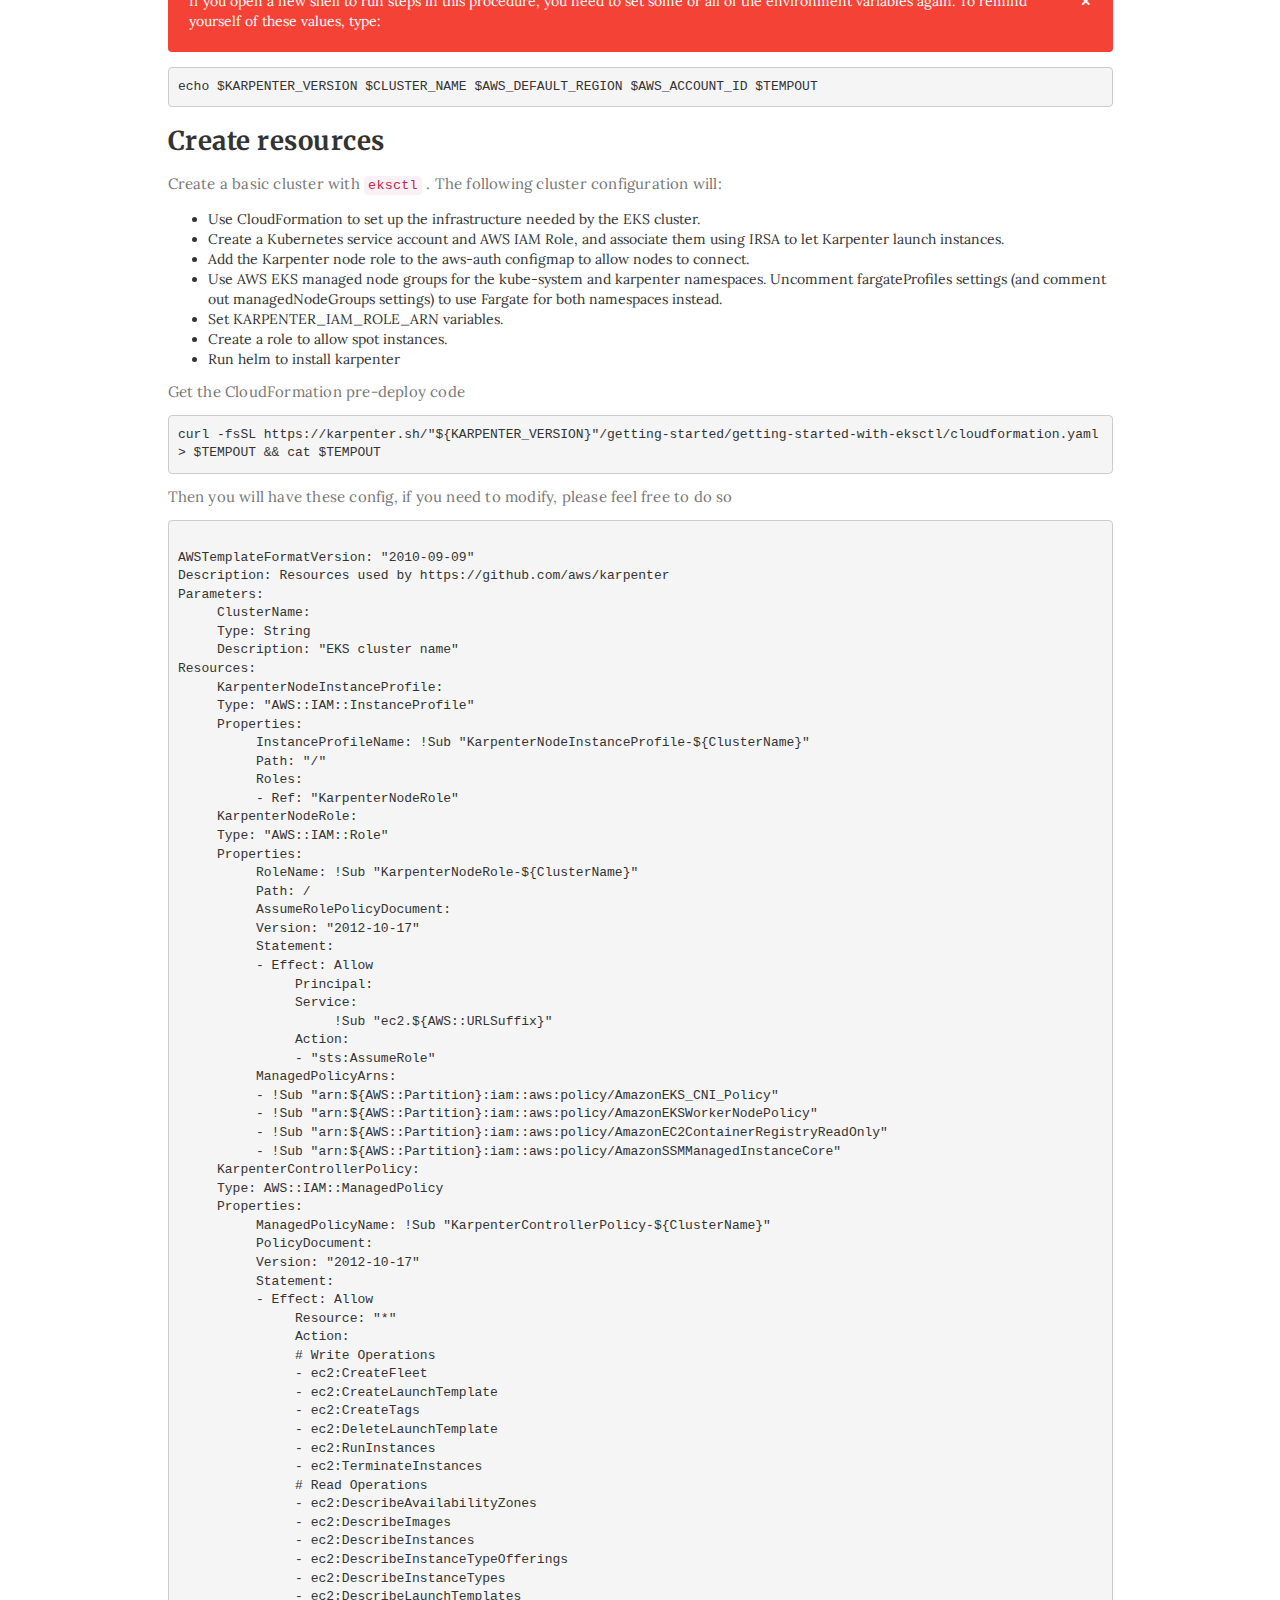
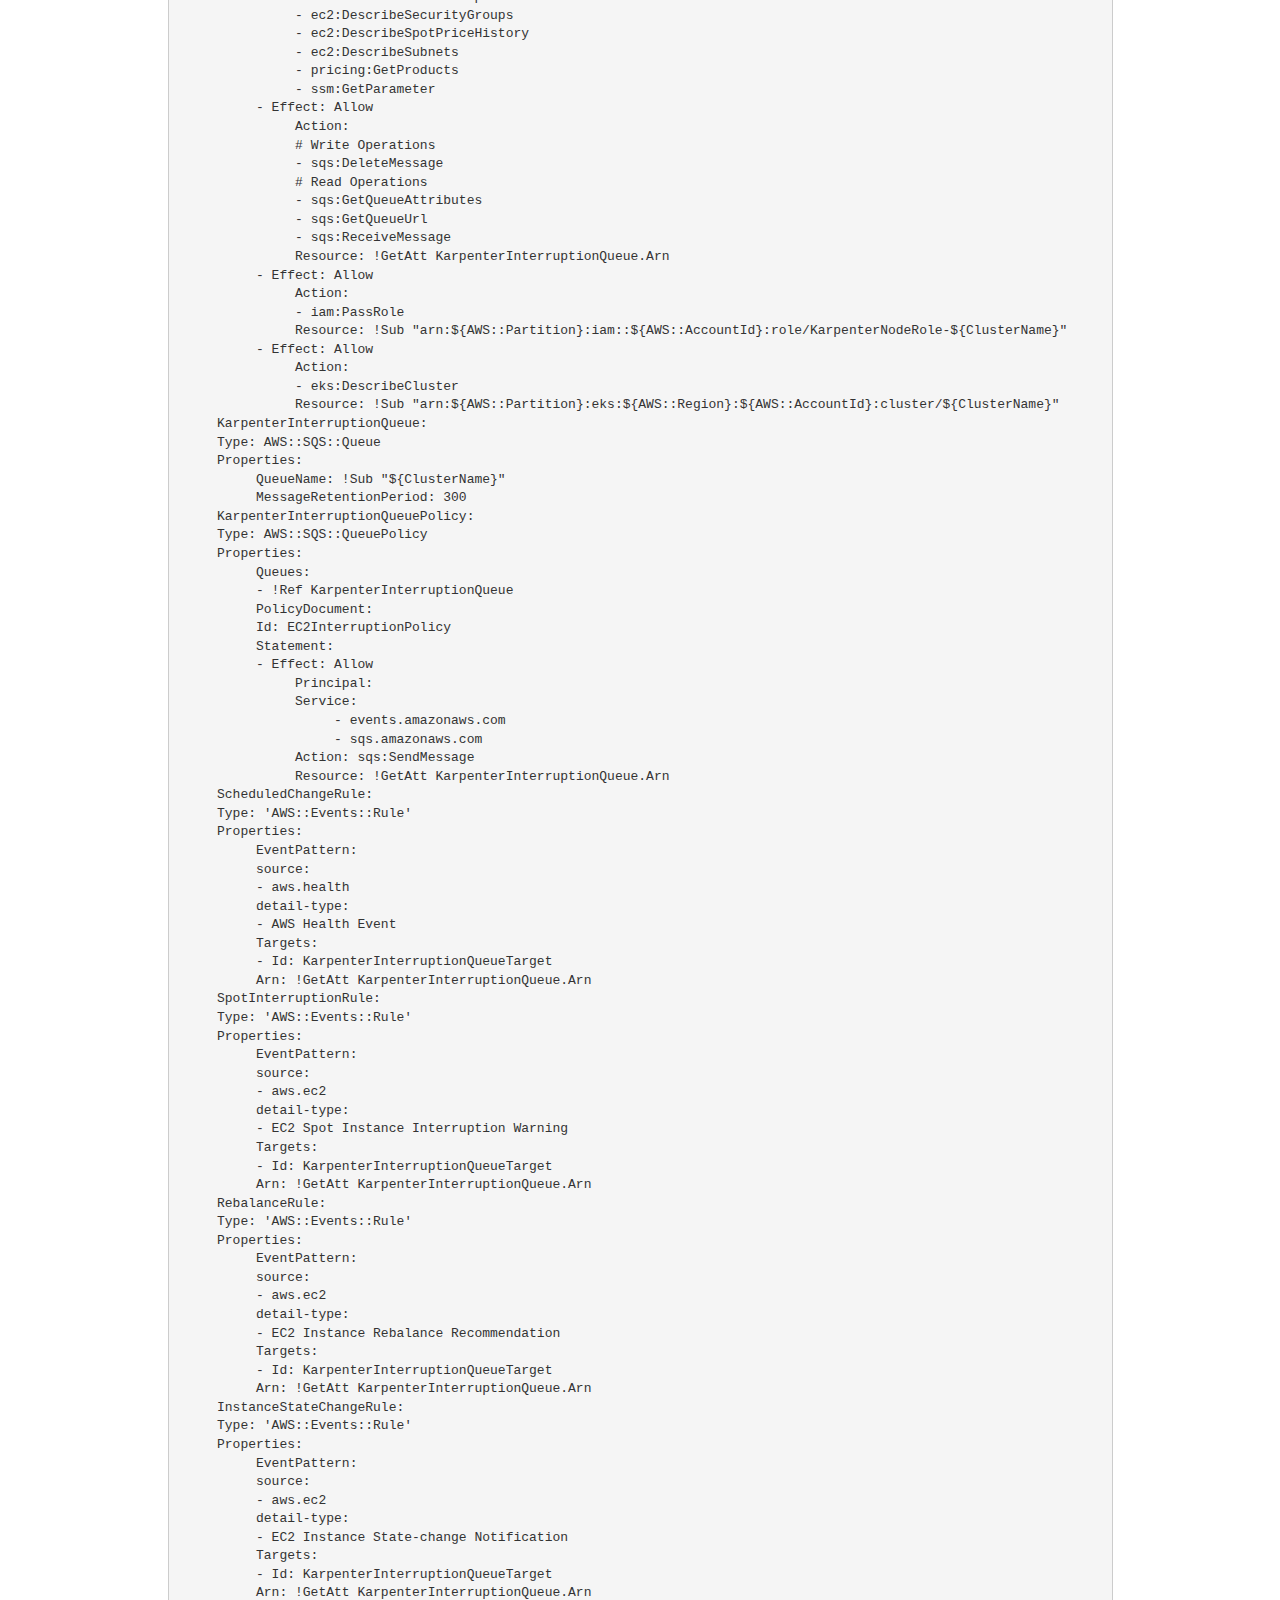
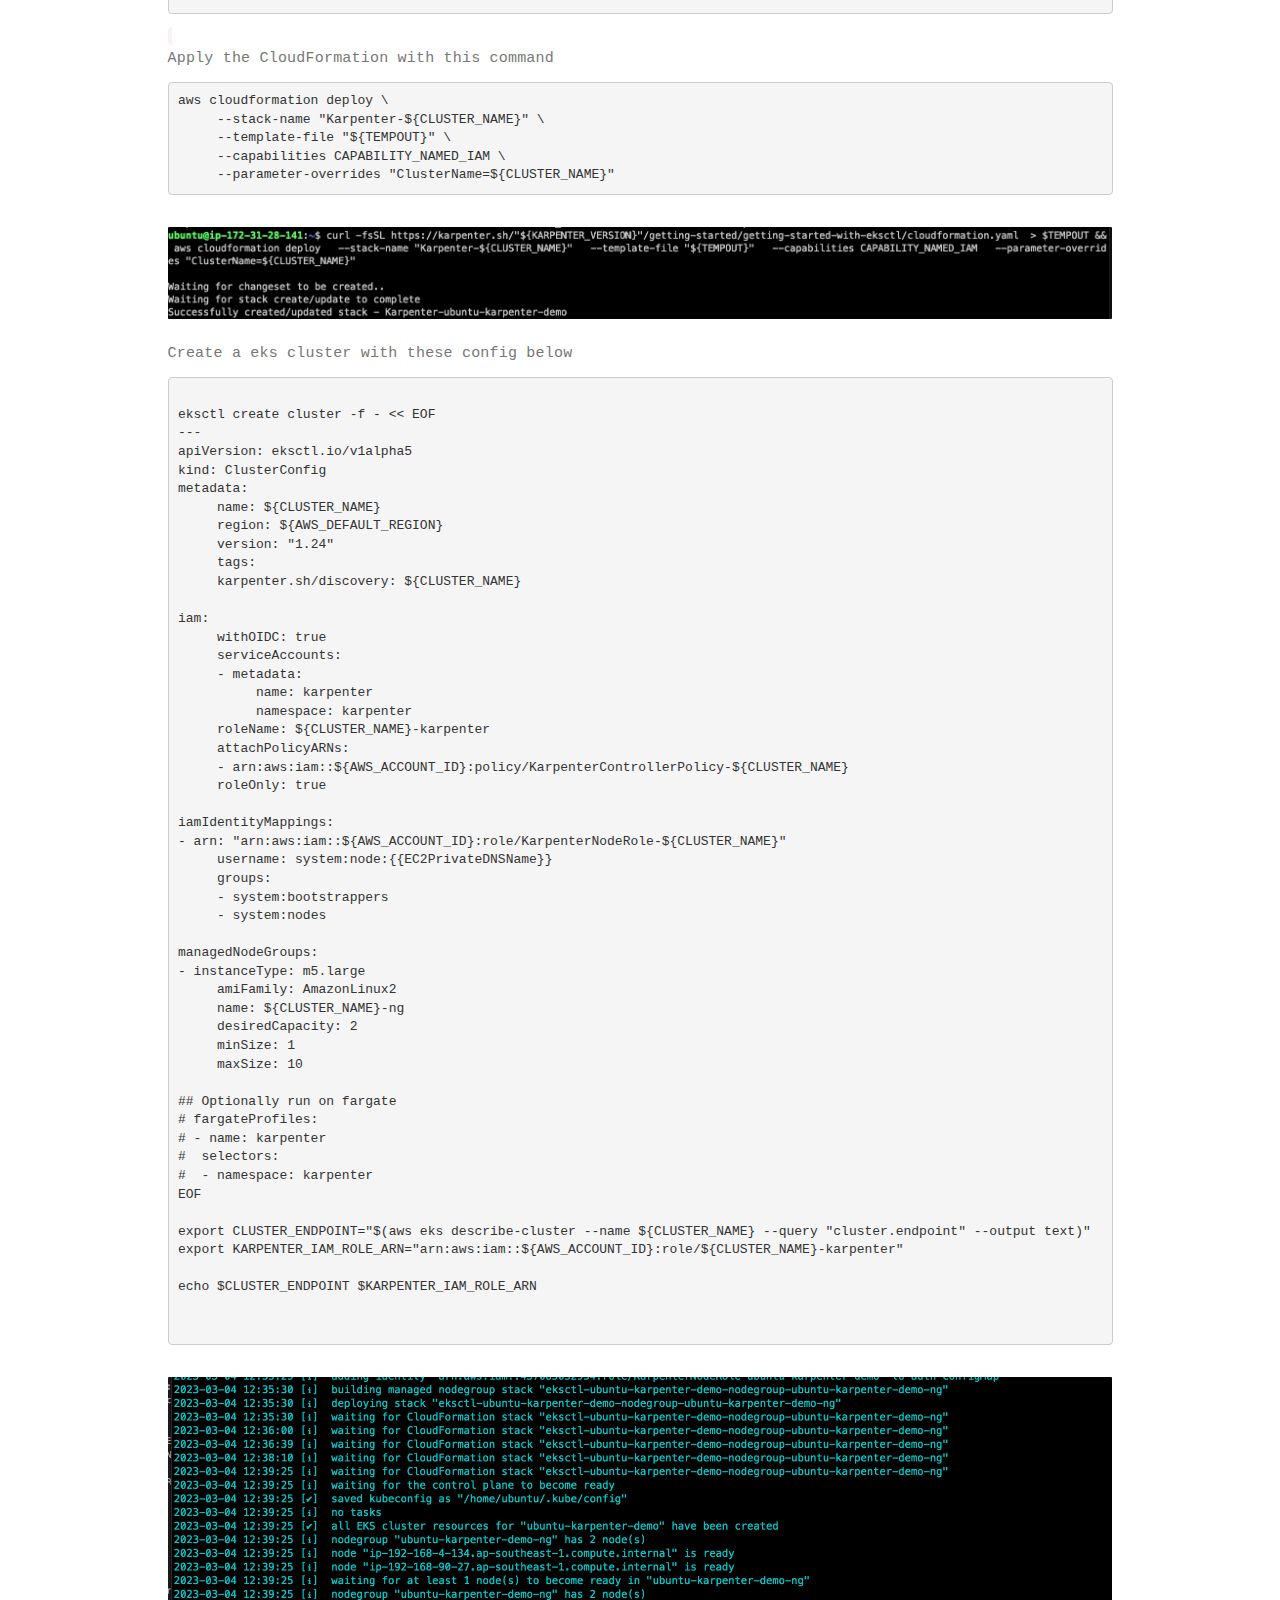
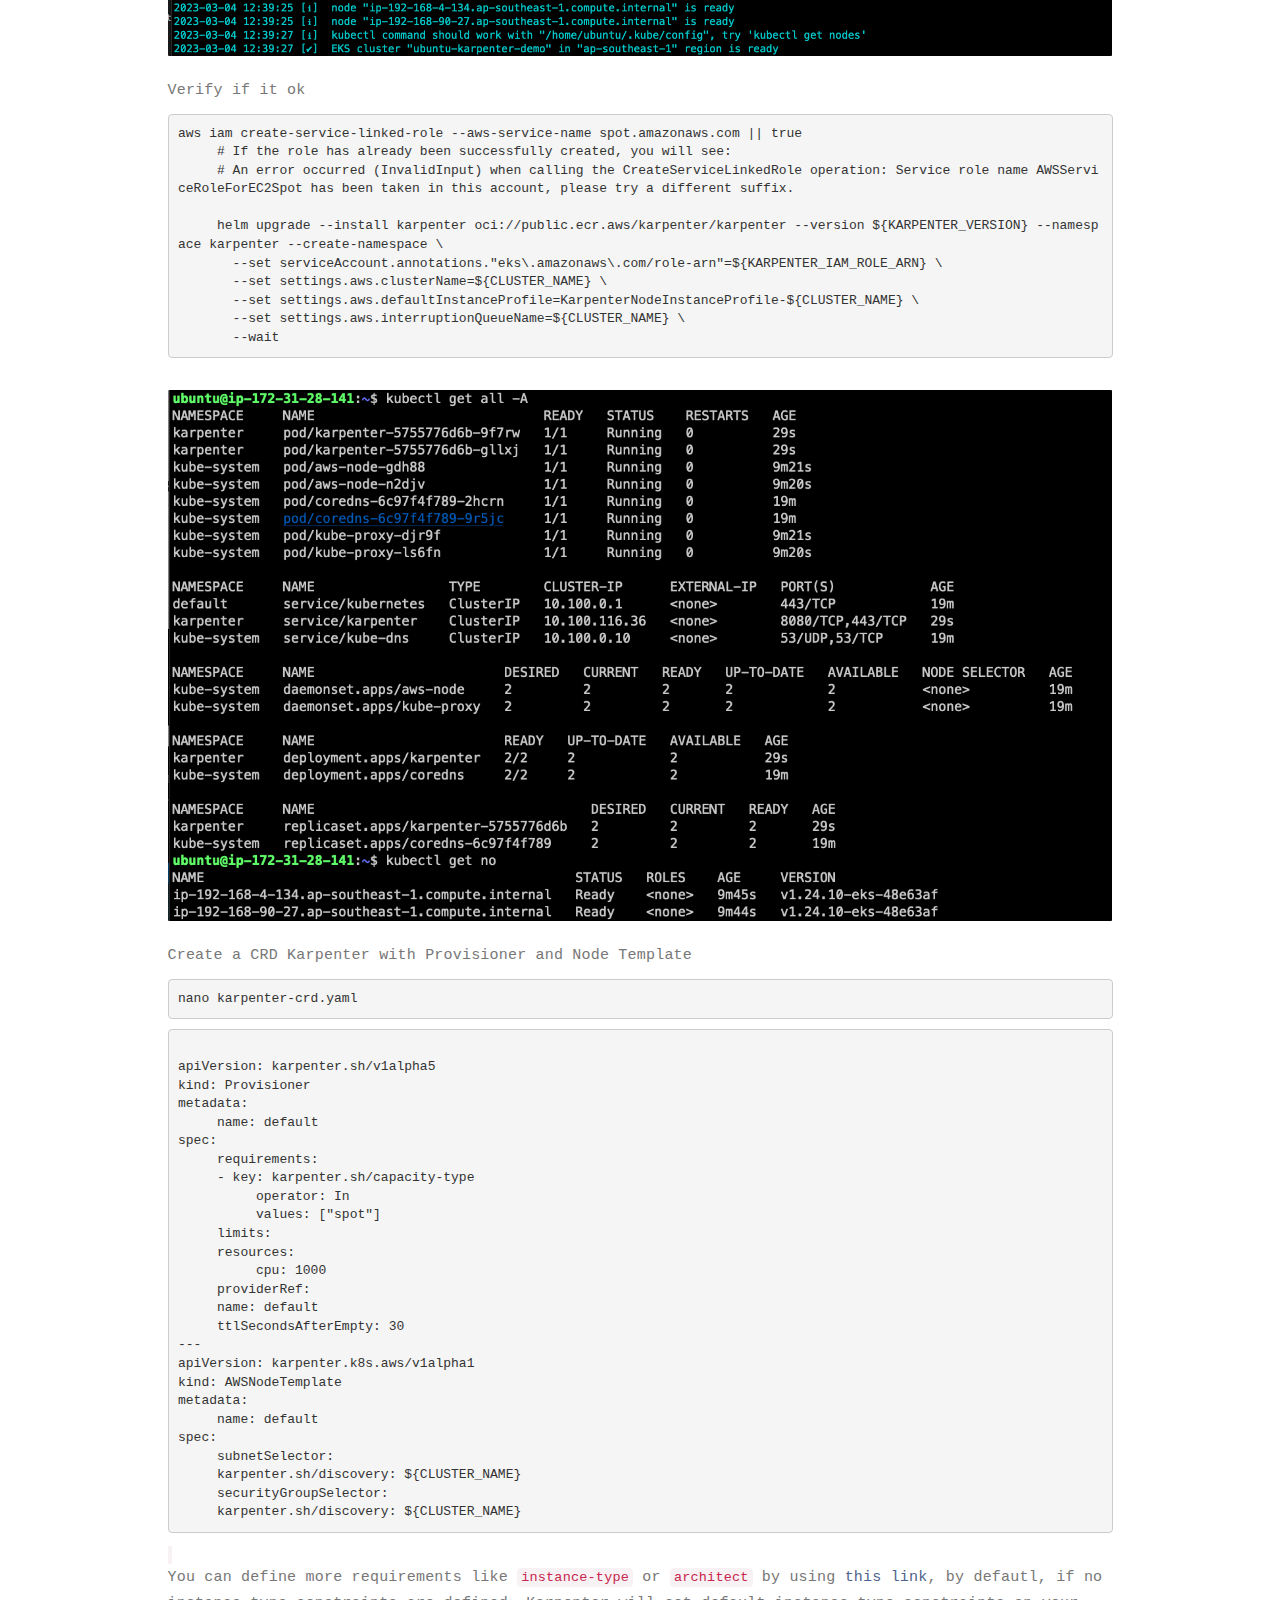
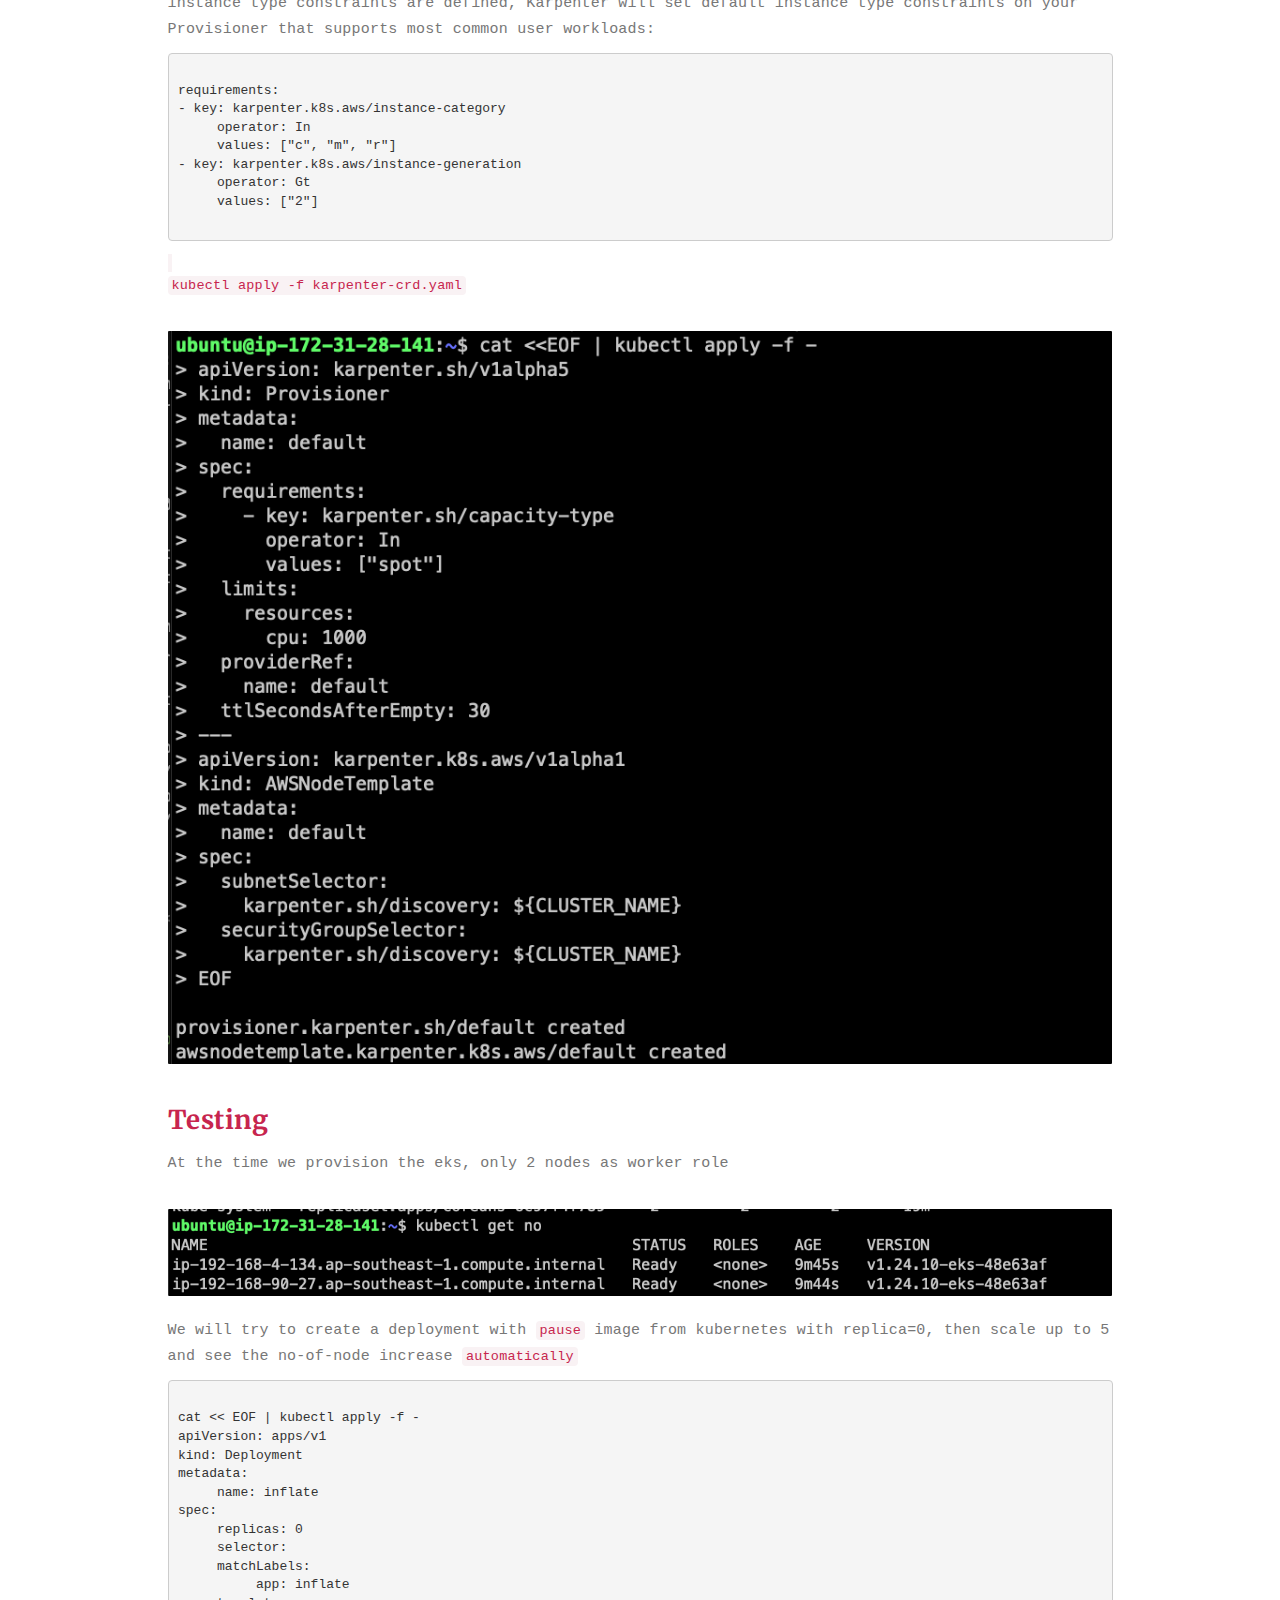
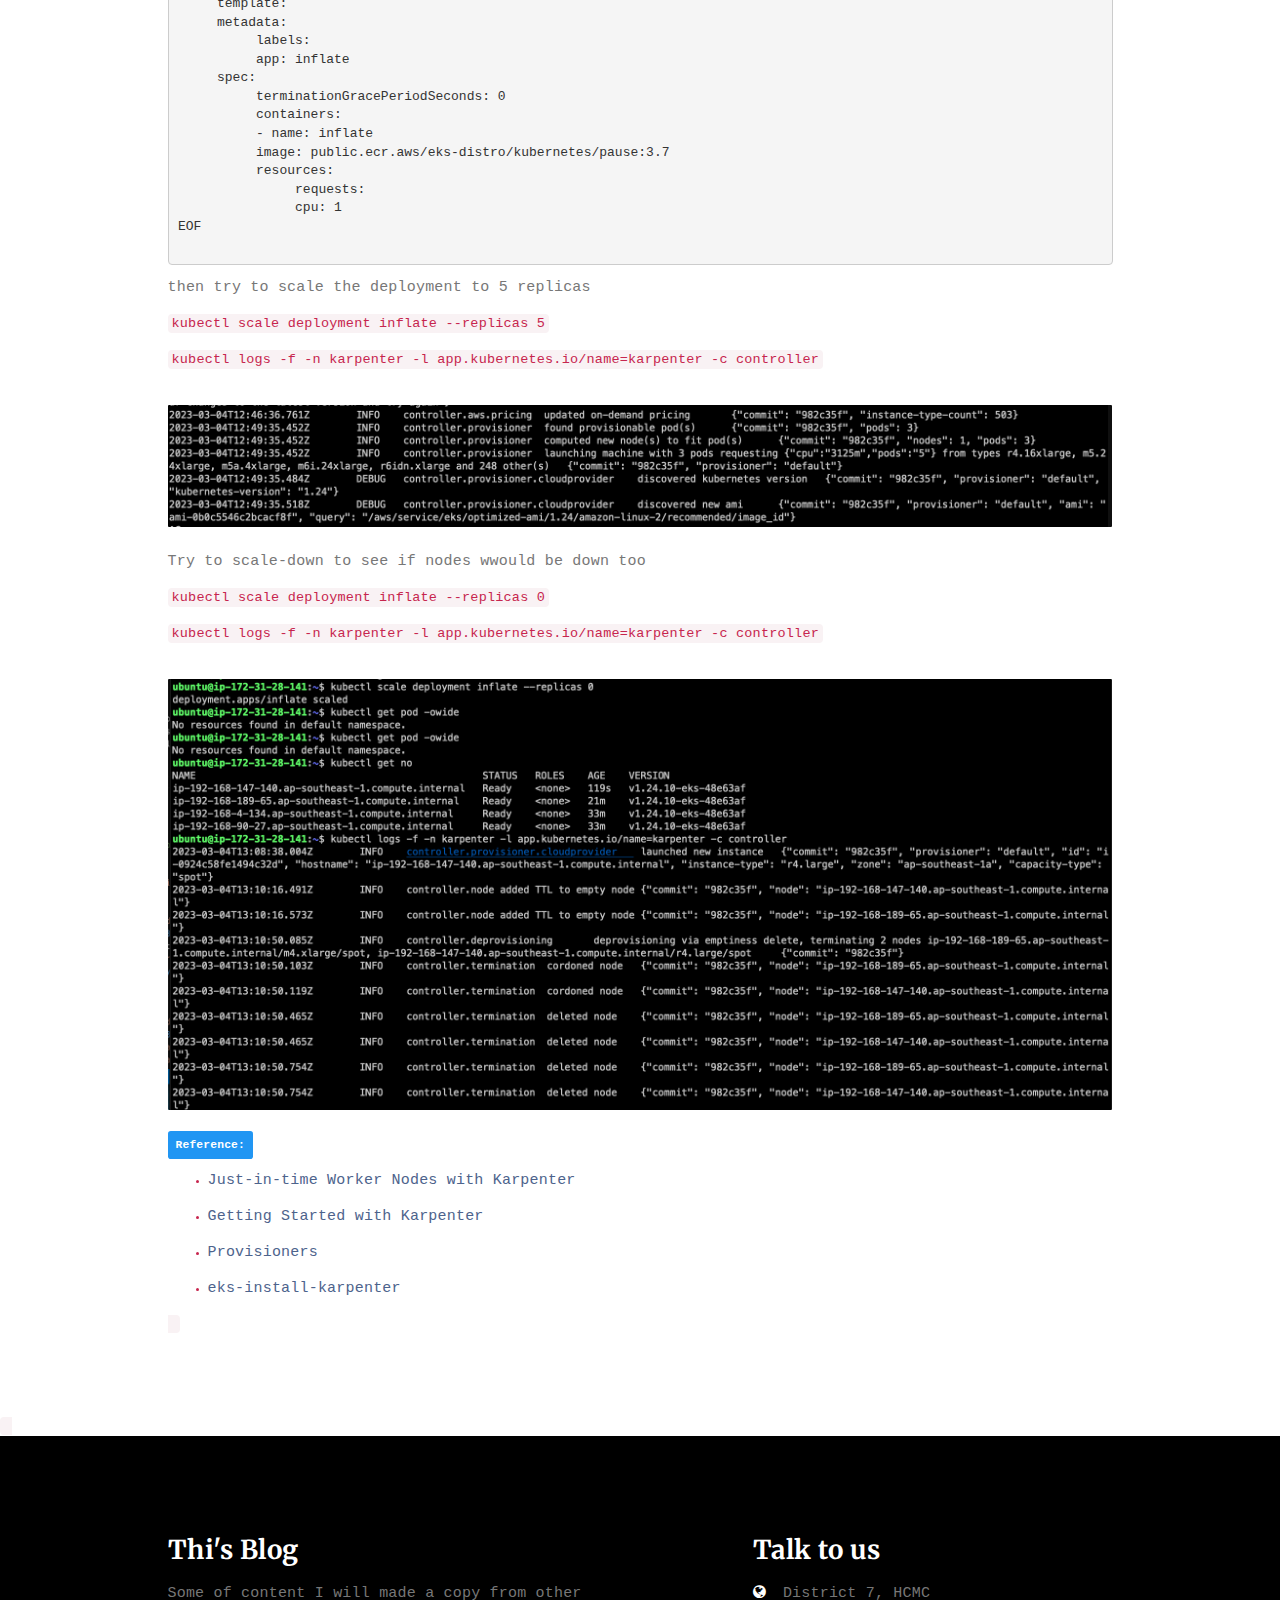
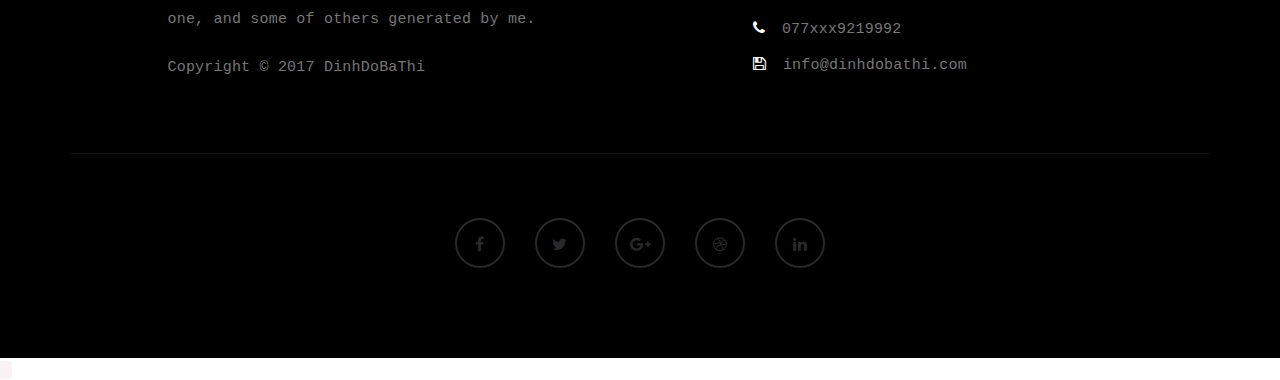
<file: karpenter.html>
<!DOCTYPE html>
<html lang="en">
<head>

<meta charset="UTF-8">
<meta http-equiv="X-UA-Compatible" content="IE=Edge">
<meta name="description" content="">
<meta name="keywords" content="">
<meta name="author" content="">
<meta name="viewport" content="width=device-width, initial-scale=1, maximum-scale=1">



<title>Karpenter with AWS EKS</title>
<!--

Template 2085 Neuron

http://www.tooplate.com/view/2085-neuron

-->
<link rel="stylesheet" href="css/bootstrap.min.css">
<link rel="stylesheet" href="css/font-awesome.min.css">

<!-- Main css -->
<link rel="stylesheet" href="css/style.css">
<link href="https://fonts.googleapis.com/css?family=Lora|Merriweather:300,400" rel="stylesheet">

</head>
<body>

<!-- PRE LOADER -->

<div class="preloader">
<div class="sk-spinner sk-spinner-wordpress">
<span class="sk-inner-circle"></span>
</div>
</div>

<!-- Navigation section  -->

<div class="navbar navbar-default navbar-static-top" role="navigation">
<div class="container">

<div class="navbar-header">
<button class="navbar-toggle" data-toggle="collapse" data-target=".navbar-collapse">
<span class="icon icon-bar"></span>
<span class="icon icon-bar"></span>
<span class="icon icon-bar"></span>
</button>
<a href="index.html" class="navbar-brand">Thi</a>
</div>
<div class="collapse navbar-collapse">
<ul class="nav navbar-nav navbar-right">
<li><a href="index.html">Home</a></li>
<li><a href="https://dinhdobathi.com">Thi's CV</a></li>
<li><a href="gallery.html">Gallery</a></li>
<li><a href="contact.html">Contact</a></li>
</ul>
</div>

</div>
</div>

<!-- Home Section -->

<section id="home" class="main-single-post parallax-section">
<div class="overlay"></div>
<div class="container">
<div class="row">

<div class="col-md-12 col-sm-12">
<h1>Karpenter</h1>
</div>

</div>
</div>
</section>

<!-- Blog Single Post Section -->

<section id="blog-single-post">
<div class="container">
<div class="row">

<div class="col-md-offset-1 col-md-10 col-sm-12">
<div class="blog-single-post-thumb">


<div class="blog-post-title">
<h2></a></h2>
</div>

<div class="blog-post-format">
<span><a href="#"><img src="images/author-image1.jpg" class="img-responsive img-circle"> Thi</a></span>
<span><i class="fa fa-date"></i> Sept 22, 2022</span>
<span><a href="#"><i class="fa fa-comment-o"></i> 0 Comments</a></span>
</div>
<div class="blog-post-des">


<div class="blog-post-image">
<img src="images/karpenter1.png" class="img-responsive" alt="Blog Image 3">
</div>
<p><span class="label info">Info</span></p>
<p>Note: <b><i>This is my personal blog, all contents here is not for commercial, they were collected from many sources which will put in Ref section</i></b>  </p>

<h3>What is Karpenter     ? </h3>
<p>Karpenter is a node-based scaling solution created for <code>Kubernetes</code> and aims to improve <code>efficiency costs</code> and . It's a great solution because we don't have to configure <code>instance types</code>  or create  <code> node pools </code> , which drastically simplifies configuration. On the other hand, integration with Spot instances is painless and allows us to reduce our costs (up to 90% less than On-Demand instances)

<b>Reasons to use Karpenter</b> 
<p>Before the launch of Karpenter, Kubernetes users relied primarily on <code>Amazon EC2 Auto Scaling groups </code>  and <code>the Kubernetes Cluster Autoscaler (CAS)</code>  to dynamically adjust the compute capacity of their clusters. With Karpenter, you don’t need to create dozens of node groups to achieve the flexibility and diversity you get with Karpenter. Moreover, Karpenter is not as tightly coupled to Kubernetes versions (as CAS is) and doesn’t require you to jump between AWS and Kubernetes APIs.</p>


<p>Karpenter consolidates instance orchestration responsibilities within a single system, which is simpler, more stable and cluster-aware. Karpenter was designed to overcome some of the challenges presented by Cluster Autoscaler by providing simplified ways to:</p>

<ul>
     <li>Provision nodes based on workload requirements</li>
     <li>Create diverse node configurations by instance type, using flexible workload provisioner options. Instead of managing many specific custom node groups, Karpenter could let you manage diverse workload capacity with a single, flexible provisioner.</li>
     <li>Achieve improved pod scheduling at scale by quickly launching nodes and scheduling pods.</li>
   </ul>

</p>
</div>


<p></p>



<h3>What need for an auto-scaling-node kubernetes cluster?</h3>

<ol>
     <li>AWS CLI</li>
     <li>eksctl </li>
     <li>kubectl</li>
     <li>helm</li>
   </ol>

<p>Configure the AWS CLI with a user that has sufficient privileges to create an <code>EKS cluster</code> , <code>IAM Roles</code> . Verify that the CLI can authenticate properly by running <code> aws sts get-caller-identity </code>. 
</p>



<h3>Karpenter Architecture?</h3>
<div class="blog-post-image">
     <img src="images/2021-karpenter-diagram.png" class="img-responsive" alt="Blog Image 3">
     </div>


<p>Karpenter works with the Kubernetes scheduler observing incoming pods throughout the lifetime of the cluster. It starts or stops nodes to optimize application availability and cluster utilization. When there is enough capacity in the cluster, the Kubernetes scheduler will place the incoming pods as usual.</p>

 <p>When pods are started that cannot be scheduled using existing cluster capacity, Karpenter bypasses the Kubernetes scheduler and works directly with your provider's compute service to start the minimum compute resources needed in those pods and associate pods with provisioning nodes.</p>    
     
<p>When pods are removed , Karpenter looks for opportunities to terminate underutilized nodes.</p> 



<h3>Set environment variables </h3>

<p>After setting up the tools, set the Karpenter version number:</p>

<pre class="wp-block-code language-bash" tabindex="0"><code lang="bash" class="language-bash">export KARPENTER_VERSION=v0.26.1</code></pre>


<p>Then set the following environment variable:</p>
<pre class="wp-block-code language-bash" tabindex="0"><code lang="bash" class="language-bash"></code>export CLUSTER_NAME="${USER}-karpenter-demo"
export AWS_DEFAULT_REGION="ap-southeast-1"
export AWS_ACCOUNT_ID="$(aws sts get-caller-identity --query Account --output text)"
export TEMPOUT=$(mktemp)</pre>
<span class="label danger"><b> Note: </b></span>
<div class="alert">
     <span class="closebtn" onclick="this.parentElement.style.display='none';">&times;</span>
     If you open a new shell to run steps in this procedure, you need to set some or all of the environment variables again. To remind yourself of these values, type:
   </div>
   

   <pre class="wp-block-code language-bash" tabindex="0"><code lang="bash" class="language-bash">echo $KARPENTER_VERSION $CLUSTER_NAME $AWS_DEFAULT_REGION $AWS_ACCOUNT_ID $TEMPOUT</code></pre>


   <h3>Create resources </h3>

<p>Create a basic cluster with <code>eksctl</code> . The following cluster configuration will: </p>
<ul>
     <li>Use CloudFormation to set up the infrastructure needed by the EKS cluster.</li>
     <li>Create a Kubernetes service account and AWS IAM Role, and associate them using IRSA to let Karpenter launch instances. </li>
     <li>Add the Karpenter node role to the aws-auth configmap to allow nodes to connect.
     </li>
     <li>Use AWS EKS managed node groups for the kube-system and karpenter namespaces. Uncomment fargateProfiles settings (and comment out managedNodeGroups settings) to use Fargate for both namespaces instead.
     </li>
     <li>Set KARPENTER_IAM_ROLE_ARN variables.
     </li>
     <li>Create a role to allow spot instances.
     </li>
     <li>Run helm to install karpenter
     </li>
   </ul>


<p>Get the CloudFormation pre-deploy code </p>

<pre class="wp-block-code language-bash" tabindex="0"><code lang="bash" class="language-bash">curl -fsSL https://karpenter.sh/"${KARPENTER_VERSION}"/getting-started/getting-started-with-eksctl/cloudformation.yaml  > $TEMPOUT && cat $TEMPOUT
</code></pre>
<p>Then you will have these config, if you need to modify, please feel free to do so </p>


<pre class="wp-block-code language-yaml" tabindex="0"><code lang="yaml" class="language-yaml"><span class="token key atrule"></span>
AWSTemplateFormatVersion: "2010-09-09"
Description: Resources used by https://github.com/aws/karpenter
Parameters:
     ClusterName:
     Type: String
     Description: "EKS cluster name"
Resources:
     KarpenterNodeInstanceProfile:
     Type: "AWS::IAM::InstanceProfile"
     Properties:
          InstanceProfileName: !Sub "KarpenterNodeInstanceProfile-${ClusterName}"
          Path: "/"
          Roles:
          - Ref: "KarpenterNodeRole"
     KarpenterNodeRole:
     Type: "AWS::IAM::Role"
     Properties:
          RoleName: !Sub "KarpenterNodeRole-${ClusterName}"
          Path: /
          AssumeRolePolicyDocument:
          Version: "2012-10-17"
          Statement:
          - Effect: Allow
               Principal:
               Service:
                    !Sub "ec2.${AWS::URLSuffix}"
               Action:
               - "sts:AssumeRole"
          ManagedPolicyArns:
          - !Sub "arn:${AWS::Partition}:iam::aws:policy/AmazonEKS_CNI_Policy"
          - !Sub "arn:${AWS::Partition}:iam::aws:policy/AmazonEKSWorkerNodePolicy"
          - !Sub "arn:${AWS::Partition}:iam::aws:policy/AmazonEC2ContainerRegistryReadOnly"
          - !Sub "arn:${AWS::Partition}:iam::aws:policy/AmazonSSMManagedInstanceCore"
     KarpenterControllerPolicy:
     Type: AWS::IAM::ManagedPolicy
     Properties:
          ManagedPolicyName: !Sub "KarpenterControllerPolicy-${ClusterName}"
          PolicyDocument:
          Version: "2012-10-17"
          Statement:
          - Effect: Allow
               Resource: "*"
               Action:
               # Write Operations
               - ec2:CreateFleet
               - ec2:CreateLaunchTemplate
               - ec2:CreateTags
               - ec2:DeleteLaunchTemplate
               - ec2:RunInstances
               - ec2:TerminateInstances
               # Read Operations
               - ec2:DescribeAvailabilityZones
               - ec2:DescribeImages
               - ec2:DescribeInstances
               - ec2:DescribeInstanceTypeOfferings
               - ec2:DescribeInstanceTypes
               - ec2:DescribeLaunchTemplates
               - ec2:DescribeSecurityGroups
               - ec2:DescribeSpotPriceHistory
               - ec2:DescribeSubnets
               - pricing:GetProducts
               - ssm:GetParameter
          - Effect: Allow
               Action:
               # Write Operations
               - sqs:DeleteMessage
               # Read Operations
               - sqs:GetQueueAttributes
               - sqs:GetQueueUrl
               - sqs:ReceiveMessage
               Resource: !GetAtt KarpenterInterruptionQueue.Arn
          - Effect: Allow
               Action:
               - iam:PassRole
               Resource: !Sub "arn:${AWS::Partition}:iam::${AWS::AccountId}:role/KarpenterNodeRole-${ClusterName}"
          - Effect: Allow
               Action:
               - eks:DescribeCluster
               Resource: !Sub "arn:${AWS::Partition}:eks:${AWS::Region}:${AWS::AccountId}:cluster/${ClusterName}"
     KarpenterInterruptionQueue:
     Type: AWS::SQS::Queue
     Properties:
          QueueName: !Sub "${ClusterName}"
          MessageRetentionPeriod: 300
     KarpenterInterruptionQueuePolicy:
     Type: AWS::SQS::QueuePolicy
     Properties:
          Queues:
          - !Ref KarpenterInterruptionQueue
          PolicyDocument:
          Id: EC2InterruptionPolicy
          Statement:
          - Effect: Allow
               Principal:
               Service:
                    - events.amazonaws.com
                    - sqs.amazonaws.com
               Action: sqs:SendMessage
               Resource: !GetAtt KarpenterInterruptionQueue.Arn
     ScheduledChangeRule:
     Type: 'AWS::Events::Rule'
     Properties:
          EventPattern:
          source:
          - aws.health
          detail-type:
          - AWS Health Event
          Targets:
          - Id: KarpenterInterruptionQueueTarget
          Arn: !GetAtt KarpenterInterruptionQueue.Arn
     SpotInterruptionRule:
     Type: 'AWS::Events::Rule'
     Properties:
          EventPattern:
          source:
          - aws.ec2
          detail-type:
          - EC2 Spot Instance Interruption Warning
          Targets:
          - Id: KarpenterInterruptionQueueTarget
          Arn: !GetAtt KarpenterInterruptionQueue.Arn
     RebalanceRule:
     Type: 'AWS::Events::Rule'
     Properties:
          EventPattern:
          source:
          - aws.ec2
          detail-type:
          - EC2 Instance Rebalance Recommendation
          Targets:
          - Id: KarpenterInterruptionQueueTarget
          Arn: !GetAtt KarpenterInterruptionQueue.Arn
     InstanceStateChangeRule:
     Type: 'AWS::Events::Rule'
     Properties:
          EventPattern:
          source:
          - aws.ec2
          detail-type:
          - EC2 Instance State-change Notification
          Targets:
          - Id: KarpenterInterruptionQueueTarget
          Arn: !GetAtt KarpenterInterruptionQueue.Arn
</pre>

<p>Apply the CloudFormation with this command </p>

<pre class="wp-block-code language-bash" tabindex="0"><code lang="bash" class="language-bash">aws cloudformation deploy \
     --stack-name "Karpenter-${CLUSTER_NAME}" \
     --template-file "${TEMPOUT}" \
     --capabilities CAPABILITY_NAMED_IAM \
     --parameter-overrides "ClusterName=${CLUSTER_NAME}"
</code></pre>

<div class="blog-post-image">
     <img src="images/deploy-cf.png" class="img-responsive" alt="Blog Image 3">
</div>



<p>Create a eks cluster with these config below</p>
<pre class="wp-block-code language-bash" tabindex="0">
<code lang="bash" class="language-bash"> 
eksctl create cluster -f - << EOF
---
apiVersion: eksctl.io/v1alpha5
kind: ClusterConfig
metadata:
     name: ${CLUSTER_NAME}
     region: ${AWS_DEFAULT_REGION}
     version: "1.24"
     tags:
     karpenter.sh/discovery: ${CLUSTER_NAME}

iam:
     withOIDC: true
     serviceAccounts:
     - metadata:
          name: karpenter
          namespace: karpenter
     roleName: ${CLUSTER_NAME}-karpenter
     attachPolicyARNs:
     - arn:aws:iam::${AWS_ACCOUNT_ID}:policy/KarpenterControllerPolicy-${CLUSTER_NAME}
     roleOnly: true

iamIdentityMappings:
- arn: "arn:aws:iam::${AWS_ACCOUNT_ID}:role/KarpenterNodeRole-${CLUSTER_NAME}"
     username: system:node:{{EC2PrivateDNSName}}
     groups:
     - system:bootstrappers
     - system:nodes

managedNodeGroups:
- instanceType: m5.large
     amiFamily: AmazonLinux2
     name: ${CLUSTER_NAME}-ng
     desiredCapacity: 2
     minSize: 1
     maxSize: 10

## Optionally run on fargate
# fargateProfiles:
# - name: karpenter
#  selectors:
#  - namespace: karpenter
EOF

export CLUSTER_ENDPOINT="$(aws eks describe-cluster --name ${CLUSTER_NAME} --query "cluster.endpoint" --output text)"
export KARPENTER_IAM_ROLE_ARN="arn:aws:iam::${AWS_ACCOUNT_ID}:role/${CLUSTER_NAME}-karpenter"

echo $CLUSTER_ENDPOINT $KARPENTER_IAM_ROLE_ARN
     
</code>
</pre>
<div class="blog-post-image">
     <img src="images/createcluster.png" class="img-responsive" alt="Blog Image 3">
</div>

<p>Verify if it ok </p>

<pre class="wp-block-code language-bash" tabindex="0"><code lang="bash" class="language-bash">aws iam create-service-linked-role --aws-service-name spot.amazonaws.com || true
     # If the role has already been successfully created, you will see:
     # An error occurred (InvalidInput) when calling the CreateServiceLinkedRole operation: Service role name AWSServiceRoleForEC2Spot has been taken in this account, please try a different suffix.
     
     helm upgrade --install karpenter oci://public.ecr.aws/karpenter/karpenter --version ${KARPENTER_VERSION} --namespace karpenter --create-namespace \
       --set serviceAccount.annotations."eks\.amazonaws\.com/role-arn"=${KARPENTER_IAM_ROLE_ARN} \
       --set settings.aws.clusterName=${CLUSTER_NAME} \
       --set settings.aws.defaultInstanceProfile=KarpenterNodeInstanceProfile-${CLUSTER_NAME} \
       --set settings.aws.interruptionQueueName=${CLUSTER_NAME} \
       --wait
</code></pre>

<div class="blog-post-image">
     <img src="images/install-karpenter.png" class="img-responsive" alt="Blog Image 3">
</div>

<p>Create a CRD Karpenter with Provisioner and Node Template</p>


<pre class="wp-block-code language-bash" tabindex="0"><code lang="bash" class="language-bash">nano karpenter-crd.yaml
</code></pre>


<pre class="wp-block-code language-yaml" tabindex="0"><code lang="yaml" class="language-yaml"><span class="token key atrule"></span>
apiVersion: karpenter.sh/v1alpha5
kind: Provisioner
metadata:
     name: default
spec:
     requirements:
     - key: karpenter.sh/capacity-type
          operator: In
          values: ["spot"]
     limits:
     resources:
          cpu: 1000
     providerRef:
     name: default
     ttlSecondsAfterEmpty: 30
---
apiVersion: karpenter.k8s.aws/v1alpha1
kind: AWSNodeTemplate
metadata:
     name: default
spec:
     subnetSelector:
     karpenter.sh/discovery: <code>${CLUSTER_NAME}</code> 
     securityGroupSelector:
     karpenter.sh/discovery: ${CLUSTER_NAME}
</pre>

<p>You can define more requirements like <code>instance-type</code>  or <code>architect</code> by using <a href="https://k8slens.dev/">this link</a>, by defautl, if no instance type constraints are defined, Karpenter will set default instance type constraints on your Provisioner that supports most common user workloads: </p>
<pre class="wp-block-code language-yaml" tabindex="0"><code lang="yaml" class="language-yaml"><span class="token key atrule"></span>
requirements:
- key: karpenter.k8s.aws/instance-category
     operator: In
     values: ["c", "m", "r"]
- key: karpenter.k8s.aws/instance-generation
     operator: Gt
     values: ["2"]
 </pre>

<p><code>kubectl apply -f karpenter-crd.yaml</code></p>

<div class="blog-post-image">
     <img src="images/create-provisioner.png" class="img-responsive" alt="Blog Image 3">
</div>

<h3>Testing </h3>

<p>At the time we provision the eks, only 2 nodes as worker role</p>
<div class="blog-post-image">
     <img src="images/node-org.png" class="img-responsive" alt="Blog Image 3">
</div>

<p>We will try to create a deployment with <code>pause</code> image from kubernetes with replica=0, then scale up to 5 and see the no-of-node increase <code> automatically</code></p>


<pre class="wp-block-code language-bash" tabindex="0"><code lang="bash" class="language-bash">
cat << EOF | kubectl apply -f -
apiVersion: apps/v1
kind: Deployment
metadata:
     name: inflate
spec:
     replicas: 0
     selector:
     matchLabels:
          app: inflate
     template:
     metadata:
          labels:
          app: inflate
     spec:
          terminationGracePeriodSeconds: 0
          containers:
          - name: inflate
          image: public.ecr.aws/eks-distro/kubernetes/pause:3.7
          resources:
               requests:
               cpu: 1
EOF

</code></pre>

<p>then try to scale the deployment to 5 replicas</p>

<p><code>kubectl scale deployment inflate --replicas 5</code></p>
<p><code>kubectl logs -f -n karpenter -l app.kubernetes.io/name=karpenter -c controller</code></p>
<div class="blog-post-image">
     <img src="images/log1.png" class="img-responsive" alt="Blog Image 3">
</div>


<p>Try to scale-down to see if nodes wwould be down too</p>
<p><code>kubectl scale deployment inflate --replicas 0</code></p>
<p><code>kubectl logs -f -n karpenter -l app.kubernetes.io/name=karpenter -c controller</code></p>
<div class="blog-post-image">
     <img src="images/log2.png" class="img-responsive" alt="Blog Image 3">
</div>


<p><span class="label info">Reference:</span></p>

<p>
<ul>
     <li><p><a href="https://makendran.hashnode.dev/just-in-time-worker-nodes-with-karpenter">Just-in-time Worker Nodes with Karpenter</a></p></li>
     <li><p><a href="https://karpenter.sh/v0.26.1/getting-started/getting-started-with-eksctl/">Getting Started with Karpenter  </a></p> </li>
     <li><p><a href="https://karpenter.sh/v0.26.1/concepts/provisioners/">Provisioners</a></p></li>
     <li><p><a href="https://aws.amazon.com/premiumsupport/knowledge-center/eks-install-karpenter/">eks-install-karpenter</a></p></li>
     </li>

   </ul>

</p>

<p>
</section>

<!-- Footer Section -->

<footer>
<div class="container">
<div class="row">

<div class="col-md-5 col-md-offset-1 col-sm-6">
<h3>Thi's Blog</h3>
<p>Some of content I will made a copy from other one, and some of others generated by me.</p>
<div class="footer-copyright">
<p>Copyright &copy; 2017 DinhDoBaThi</p>
</div>
</div>

<div class="col-md-4 col-md-offset-1 col-sm-6">
<h3>Talk to us</h3>
<p><i class="fa fa-globe"></i> District 7, HCMC</p>
<p><i class="fa fa-phone"></i> 077xxx9219992</p>
<p><i class="fa fa-save"></i> info@dinhdobathi.com</p>
</div>

<div class="clearfix col-md-12 col-sm-12">
<hr>
</div>

<div class="col-md-12 col-sm-12">
<ul class="social-icon">
<li><a href="#" class="fa fa-facebook"></a></li>
<li><a href="#" class="fa fa-twitter"></a></li>
<li><a href="#" class="fa fa-google-plus"></a></li>
<li><a href="#" class="fa fa-dribbble"></a></li>
<li><a href="#" class="fa fa-linkedin"></a></li>
</ul>
</div>

</div>
</div>
</footer>
<!-- Back top -->
<a href="#back-top" class="go-top"><i class="fa fa-angle-up"></i></a>

<!-- SCRIPTS -->

<script src="js/jquery.js"></script>
<script src="js/bootstrap.min.js"></script>
<script src="js/jquery.parallax.js"></script>
<script src="js/custom.js"></script>

</body>
</html>
</file>
<file: css/style.css>
/*

Template 2085 Neuron

http://www.tooplate.com/view/2085-neuron

*/

body {
		background: #ffffff;
    font-family: 'Lora', serif;
    font-style: normal;
		font-weight: 300;
    overflow-x: hidden;
}


/*---------------------------------------
    Typorgraphy              
-----------------------------------------*/

h1,h2,h3,h4,h5,h6 {
  font-family: 'Merriweather', serif;
  font-style: normal;
  font-weight: bold;
  letter-spacing: 0.5px;
}

h1 {
    font-size: 62px;
    padding-bottom: 14px;
    margin-bottom: 0px;
}

h2 {
  font-size: 32px;
}

h2,h3 {
  padding-bottom: 6px;
}

h3 {
  font-size: 26px;
}

h4 {
  color: #666;
  font-size: 12px;
  font-weight: normal;
  letter-spacing: 2px;
}

p {
    color: #777;
    font-size: 15px;
    font-weight: 300;
    line-height: 26px;
    letter-spacing: 0.2px;
}

.btn-success:focus {
  background-color: #000;
  border-color: transparent;
}


/*---------------------------------------
    General               
-----------------------------------------*/

html{
  -webkit-font-smoothing: antialiased;
}

a {
  color: #4d638c;
  -webkit-transition: 0.5s;
  -o-transition: 0.5s;
  transition: 0.5s;
  text-decoration: none !important;
}
a:hover, a:active, a:focus {
  color: #4d638c;
  outline: none;
}

* {
  -webkit-box-sizing: border-box;
  -moz-box-sizing: border-box;
  box-sizing: border-box;
}

*:before,
*:after {
  -webkit-box-sizing: border-box;
  -moz-box-sizing: border-box;
  box-sizing: border-box;
}

#about, 
#gallery,
#contact,
#blog, 
#blog-single-post {
  padding-top: 60px;
  padding-bottom: 80px;
}

.main-about,
.main-single-post,
.main-gallery,
.main-contact {
  height: 65vh;
}

.overlay {
  background: rgba(0,0,0,0.7 );
  width: 100%;
  height: 100vh;
  position: absolute;
  top: 0;
  left: 0;
  right: 0;
  bottom: 0;
}

.parallax-section {
  background-attachment: fixed !important;
  background-size: cover !important;
  overflow: hidden;
}


/*---------------------------------------
    Preloader section              
-----------------------------------------*/

.preloader {
  position: fixed;
  top: 0;
  left: 0;
  width: 100%;
  height: 100%;
  z-index: 99999;
  display: flex;
  flex-flow: row nowrap;
  justify-content: center;
  align-items: center;
  background: none repeat scroll 0 0 #ffffff;
}

.sk-spinner-wordpress.sk-spinner {
  background-color: #bfba55;
  width: 40px;
  height: 40px;
  border-radius: 40px;
  position: relative;
  -webkit-animation: sk-innerCircle 1s linear infinite;
  animation: sk-innerCircle 1s linear infinite; 
}

.sk-spinner-wordpress .sk-inner-circle {
  display: block;
  background-color: #ffffff;
  width: 16px;
  height: 16px;
  position: absolute;
  border-radius: 8px;
  top: 5px;
  left: 5px; 
}

@-webkit-keyframes sk-innerCircle {
  0% {
    -webkit-transform: rotate(0);
            transform: rotate(0); }

  100% {
    -webkit-transform: rotate(360deg);
            transform: rotate(360deg); } }

@keyframes sk-innerCircle {
  0% {
    -webkit-transform: rotate(0);
            transform: rotate(0); }

  100% {
    -webkit-transform: rotate(360deg);
            transform: rotate(360deg); } }



/*---------------------------------------
    Main Navigation             
-----------------------------------------*/

.navbar-default {
    background: #ffffff;
    margin: 0 !important;
    padding: 18px 0;
}

.navbar-default .navbar-brand {
  color: #555;
  font-family: 'Merriweather', serif;
  font-weight: bold;
  text-transform: uppercase;
  letter-spacing: 4px;
  margin: 0;
}

.navbar-default .navbar-nav li a {
    color: #777;
    font-size: 16px;
    letter-spacing: 1px;
    -webkit-transition: all 0.4s ease-in-out;
    transition: all 0.4s ease-in-out;
    padding-right: 22px;
    padding-left: 22px;
}

.navbar-default .navbar-nav > li a:hover {
    color: #bfba55 !important;
}

.navbar-default .navbar-nav > li > a:hover,
.navbar-default .navbar-nav > li > a:focus {
    color: #606066;
    background-color: transparent;
}

.navbar-default .navbar-nav li a:hover,
 .navbar-default .navbar-nav .active > a {
    color: #bfba55;
  }

.navbar-default .navbar-nav > .active > a,
.navbar-default .navbar-nav > .active > a:hover,
.navbar-default .navbar-nav > .active > a:focus {
    color: #bfba55;
    background-color: transparent;
}

.navbar-default .navbar-toggle {
     border: none;
     padding-top: 10px;
  }

.navbar-default .navbar-toggle .icon-bar {
    background: #bfba55;
    border-color: transparent;
  }

.navbar-default .navbar-toggle:hover,
.navbar-default .navbar-toggle:focus { 
  background-color: transparent;
}



/*---------------------------------------
    Home section              
-----------------------------------------*/

#home {
    background-size: cover;
    background-position: center center;
    color: #ffffff;
    display: -webkit-box;
    display: -webkit-flex;
     display: -ms-flexbox;
    display: flex;
    -webkit-box-align: center;
    -webkit-align-items: center;
    -ms-flex-align: center;
     align-items: center;
    position: relative;
    text-align: center;
}

.main-home {
  background: url('../images/home-bg.jpg') no-repeat;
  height: 100vh;
}

.main-about {
  background: url('../images/about-bg.jpg') no-repeat;
}

.main-single-post {
  background: url('../images/single-post-bg.jpg') no-repeat;
}

.main-gallery {
  background: url('../images/gallery-bg.jpg') no-repeat;
}

.main-contact {
  background: url('../images/contact-bg.jpg') no-repeat;
}

#particles-js {
  position: absolute;
  width: 100%;
  height: 100vh;
  top: 0;
  left: 0;
}

#home h4 {
  color: #bfba55;
}

#home .btn {
  background: #ffffff;
  border: 2px solid #ffffff;
  border-radius: 100px;
  color: #444;
  font-family: 'Merriweather', serif;
  font-size: 10px;
  font-weight: bold;
  letter-spacing: 2px;
  text-transform: uppercase;
  padding: 13px 22px;
  margin-top: 42px;
  transition: all 0.4s ease-in-out;
}

#home .btn:hover {
  background: transparent;
  border-color: #ffffff;
  color: #ffffff;
}



/*---------------------------------------
   About section              
-----------------------------------------*/

#about .col-md-6 {
  padding-top: 22px;
  padding-bottom: 32px;
}

#about .col-md-6 img {
  padding: 22px 0px 22px 22px;
}

#about .col-md-4 {
  padding-bottom: 32px;
}

#about .col-md-4 img {
  padding-top: 12px;
}



/*---------------------------------------
   Gallery section              
-----------------------------------------*/

#gallery span {
  display: block;
  padding-bottom: 32px;
}

#gallery .col-md-6 {
  padding-left: 0px;
  padding-right: 0px;
}

#gallery .gallery-thumb {
  background-color: #ffffff;
  box-shadow: 0px 1px 2px 0px rgba(90, 91, 95, 0.15);
  cursor: pointer;
  display: block;
  position: relative;
  top: 0px;
  transition: all 0.4s ease-in-out;
}

#gallery .gallery-thumb:hover {
  box-shadow: 0px 16px 22px 0px rgba(90, 91, 95, 0.3);
  top: -5px;
}

#gallery .gallery-thumb img {
  width: 100%;
}

#gallery .col-md-12 p {
  padding-top: 22px;
  text-align: center;
}



/*---------------------------------------
   Contact section              
-----------------------------------------*/

#contact .col-md-4 {
  padding-left: 0px;
}

#contact .col-md-12 {
  padding-left: 0;
}

#contact form {
  padding-top: 32px;
}

#contact .form-control {
  border: 2px solid #f0f0f0;
  box-shadow: none;
  margin-top: 10px;
  margin-bottom: 10px;
  transition: all 0.4s ease-in-out;
}

#contact .form-control:hover {
  border-color: #555;
}

#contact input {
  height: 50px;
}

#contact input[type="submit"] {
  background: #bfba55;
  border-radius: 100px;
  border: none;
  color: #ffffff;
  font-weight: bold;
  transition: all 0.4s ease-in-out;
}

#contact input[type="submit"]:hover {
  background: #333;
}



/*---------------------------------------
   Blog section              
-----------------------------------------*/

.blog-post-thumb {
  border-bottom: 1px solid #f0f0f0;
  padding-top: 32px;
  padding-bottom: 62px;
  margin-bottom: 32px;
}

.blog-post-thumb:last-child {
  border-bottom: 0px;
  padding-bottom: 32px;
  margin-bottom: 0px;
}

.blog-post-image,
.blog-post-video {
  padding-top: 22px;
  padding-bottom: 22px;
  width: 100%;
}

#about img,
.blog-post-image img {
  border-radius: 1px;
}

.blog-post-title a {
  color: #222;
}

.blog-post-title a:hover {
  color: #bfba55;
}

.blog-post-format {
  padding-bottom: 22px;
}

.blog-post-format span {
  letter-spacing: 0.5px;
  padding-right: 12px;
}

.blog-post-format span a {
  color: #333;
}

.blog-post-format span img {
  display: inline-block;
  width: 42px;
  margin-right: 4px;
}

.blog-post-des blockquote {
  margin: 22px;
}

.blog-post-des .btn {
  border-radius: 100px;
  color: #777;
  font-weight: bold;
  letter-spacing: 1px;
  padding: 14px 28px;
  margin-top: 26px;
  transition: all 0.4s ease-in-out;
}

.blog-post-des .btn:hover {
  background: #bfba55;
  border-color: transparent;
  color: #ffffff;
}

.blog-author {
  border-top: 1px solid #f0f0f0;
  border-bottom: 1px solid #f0f0f0;
  padding-top: 32px;
  padding-bottom: 32px;
  margin-top: 42px;
  margin-bottom: 42px;
}

.blog-author .media img {
  display: inline-block;
  width: 90px;
  margin-right: 12px;
}

.blog-author .media a,
.blog-comment .media h3 {
  color: #444;
  font-size: 18px;
  letter-spacing: 1px;
}

.blog-comment {
  border-bottom: 1px solid #f0f0f0;
  padding-bottom: 32px;
  margin-bottom: 42px;
}

.blog-comment .media:nth-child(2) {
  padding-top: 22px;
}

.blog-comment .media img {
  width: 82px;
  margin-right: 12px;
}

.blog-comment .media h3 {
  display: inline-block;
  padding-right: 14px;
}


.blog-comment-form h3 {
  padding-bottom: 18px;
}

#about .col-md-6, #about .col-md-4,
.blog-comment-form .col-md-4 {
  padding-left: 0px;
}

.blog-comment-form .form-control {
  box-shadow: none;
  border: 2px solid #f0f0f0;
  margin-top: 10px;
  margin-bottom: 10px;
  transition: all 0.4s ease-in-out;
}

.blog-comment-form .form-control:hover {
  border-color: #555;
}

.blog-comment-form input {
  height: 45px;
}

.blog-comment-form input[type="submit"] {
  background: #bfba55;
  border-radius: 100px;
  border: none;
  color: #ffffff;
  font-weight: bold;
  transition: all 0.4s ease-in-out;
}

.blog-comment-form input[type="submit"]:hover {
  background: #333;
  border-color: transparent;
  color: #ffffff;
}



/*---------------------------------------
   Blog Single Post section              
-----------------------------------------*/

#blog-single-post .blog-single-post-image {
  padding-top: 22px;
}

#blog-single-post .blog-single-post-image .col-md-4 {
  padding-left: 0px;
  padding-right: 0px;
  padding-bottom: 22px;
}

#blog-single-post .blog-single-post-image img {
  border-radius: 1px;
  padding-right: 12px;
}

#blog-single-post .blog-post-des h3 {
  padding-top: 16px;
}



/*---------------------------------------
   Footer section              
-----------------------------------------*/

footer {
    background: #000;
    color: #ffffff;
    padding: 80px 0px;
    position: relative;
}

footer .col-md-4 .fa {
  color: #ffffff;
  padding-right: 8px;
}

footer hr {
  border-color: #121212;
  margin-top: 62px;
  margin-bottom: 42px;
}

footer .footer-copyright {
  padding-top: 12px;
}



/* Back top */
.go-top {
  background-color: #ffffff;
  box-shadow: 1px 1.732px 12px 0px rgba( 0, 0, 0, .14 ), 1px 1.732px 3px 0px rgba( 0, 0, 0, .12 );
  transition : all 1s ease;
  bottom: 2em;
  right: 2em;
  color: #333;
  font-size: 24px;
  display: none;
  position: fixed;
  text-decoration: none;
  width: 40px;
  height: 40px;
  line-height: 38px;
  text-align: center;
  border-radius: 100%;
}

.go-top:hover {
    background: #bfba55;
    color: #ffffff;
}



/*---------------------------------------
   Social icon             
-----------------------------------------*/

.social-icon {
    position: relative;
    padding: 0;
    margin: 0;
    text-align: center;
}

.social-icon li {
    display: inline-block;
    list-style: none;
}

.social-icon li a {
    border: 2px solid #292929;
    color: #292929;
    border-radius: 100px;
    cursor: pointer;
    font-size: 16px;
    text-decoration: none;
    transition: all 0.4s ease-in-out;
    width: 50px;
    height: 50px;
    line-height: 50px;
    text-align: center;
    vertical-align: middle;
    position: relative;
    margin: 22px 12px 10px 12px;
}

.social-icon li a:hover {
    border-color: #bfba55;
    color: #bfba55;
    transform: scale(1.1);
}



/*---------------------------------------
   Mobile Responsive         
-----------------------------------------*/

@media (max-width: 980px) {

  .main-about,
  .main-single-post,  
  .main-gallery,
  .main-contact {
    height: 35vh;
  }

}


@media (max-width: 768px) {

  h1 {
    font-size: 52px;
  }

  h2 {
    font-size: 26px;
  }

  #about .col-md-6 img {
    padding-left: 0px;
  }

  #blog-single-post .blog-single-post-image img {
    padding-bottom: 22px;
  }

  footer .col-md-4 {
    padding-top: 22px;
  }

}


@media (max-width: 650px) {

  h1 {
    font-size: 42px;
  }

  #about, #gallery,
  #contact,
  #blog, #blog-single-post {
    padding-top: 60px;
    padding-bottom: 60px;
  }

}


/* The alert message box */
.alert {
  padding: 20px;
  background-color: #f44336; /* Red */
  color: white;
  margin-bottom: 15px;
}

/* The close button */
.closebtn {
  margin-left: 15px;
  color: white;
  font-weight: bold;
  float: right;
  font-size: 22px;
  line-height: 20px;
  cursor: pointer;
  transition: 0.3s;
}

/* When moving the mouse over the close button */
.closebtn:hover {
  color: black;
}


.label {
  color: white;
  padding: 8px;
}

.success {background-color: #04AA6D;} /* Green */
.info {background-color: #2196F3;} /* Blue */
.warning {background-color: #ff9800;} /* Orange */
.danger {background-color: #f44336;} /* Red */
.other {background-color: #e7e7e7; color: black;} /* Gray */
</file>
